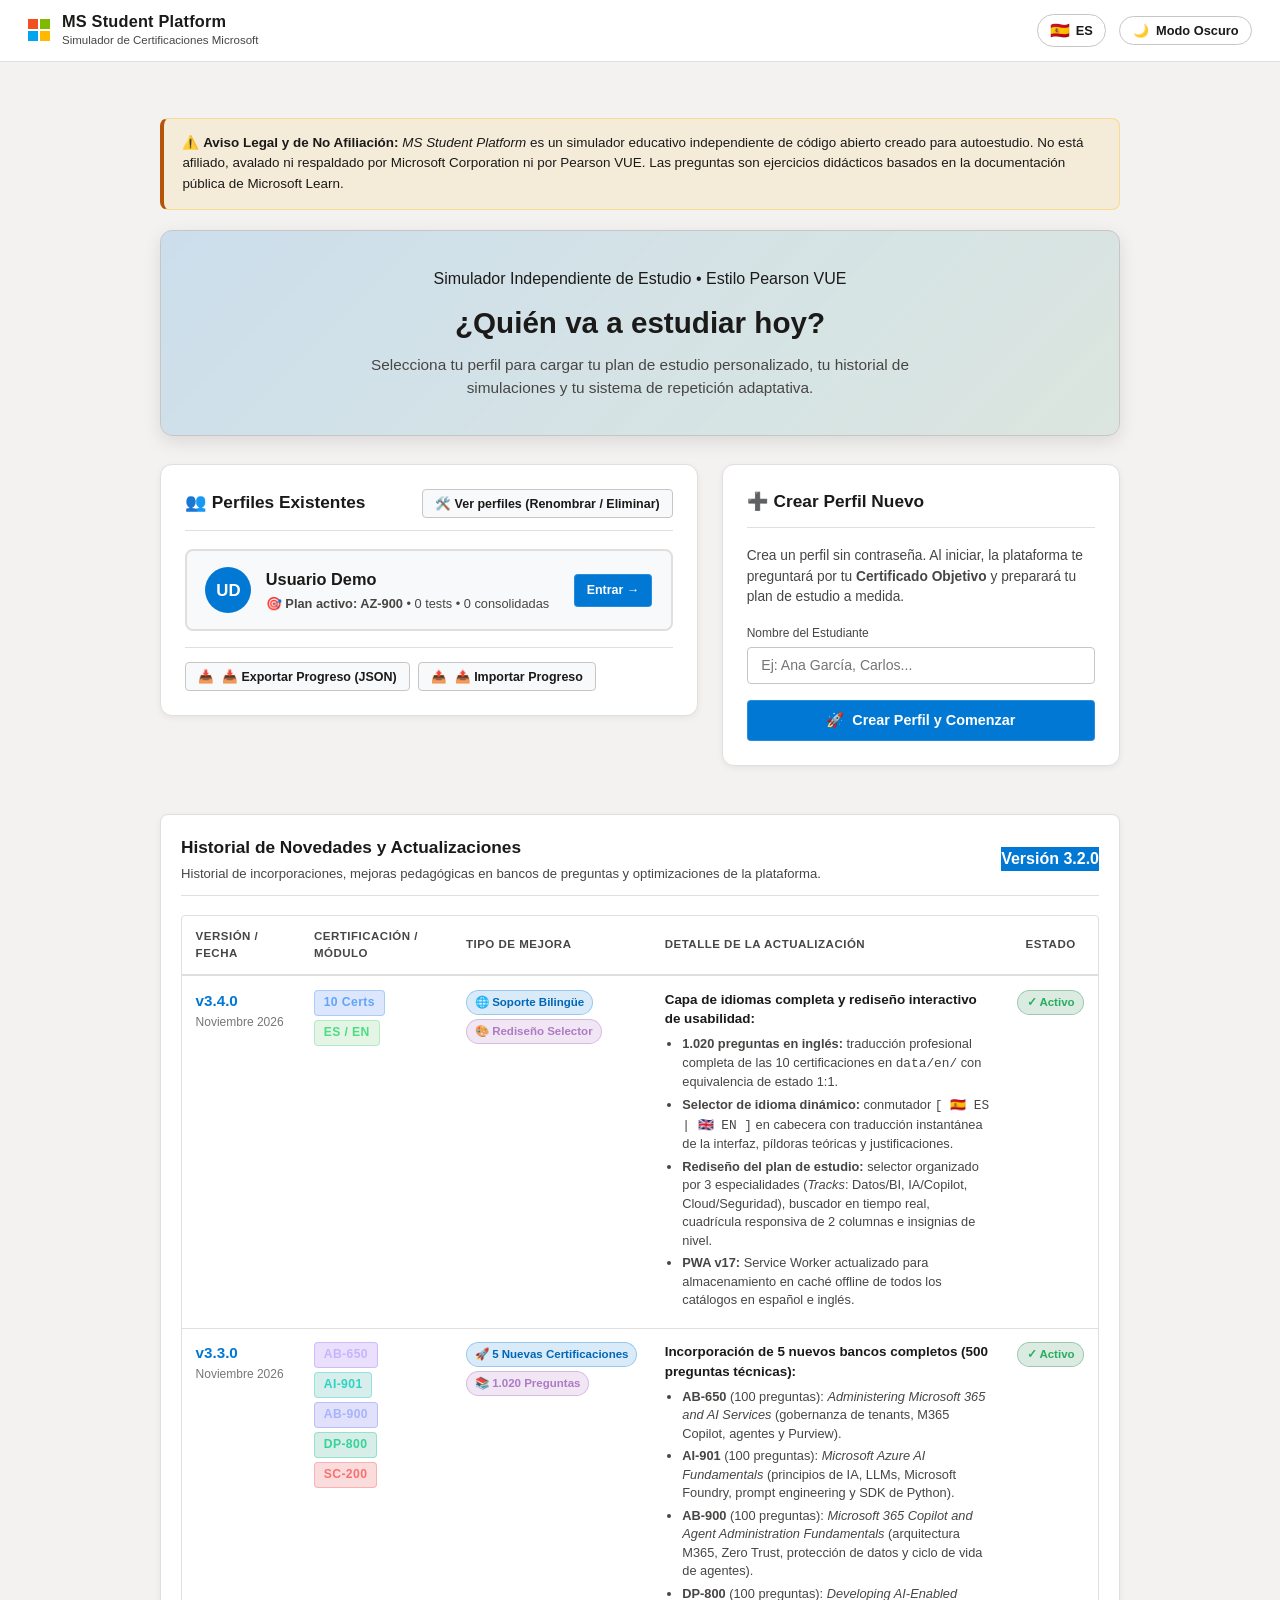
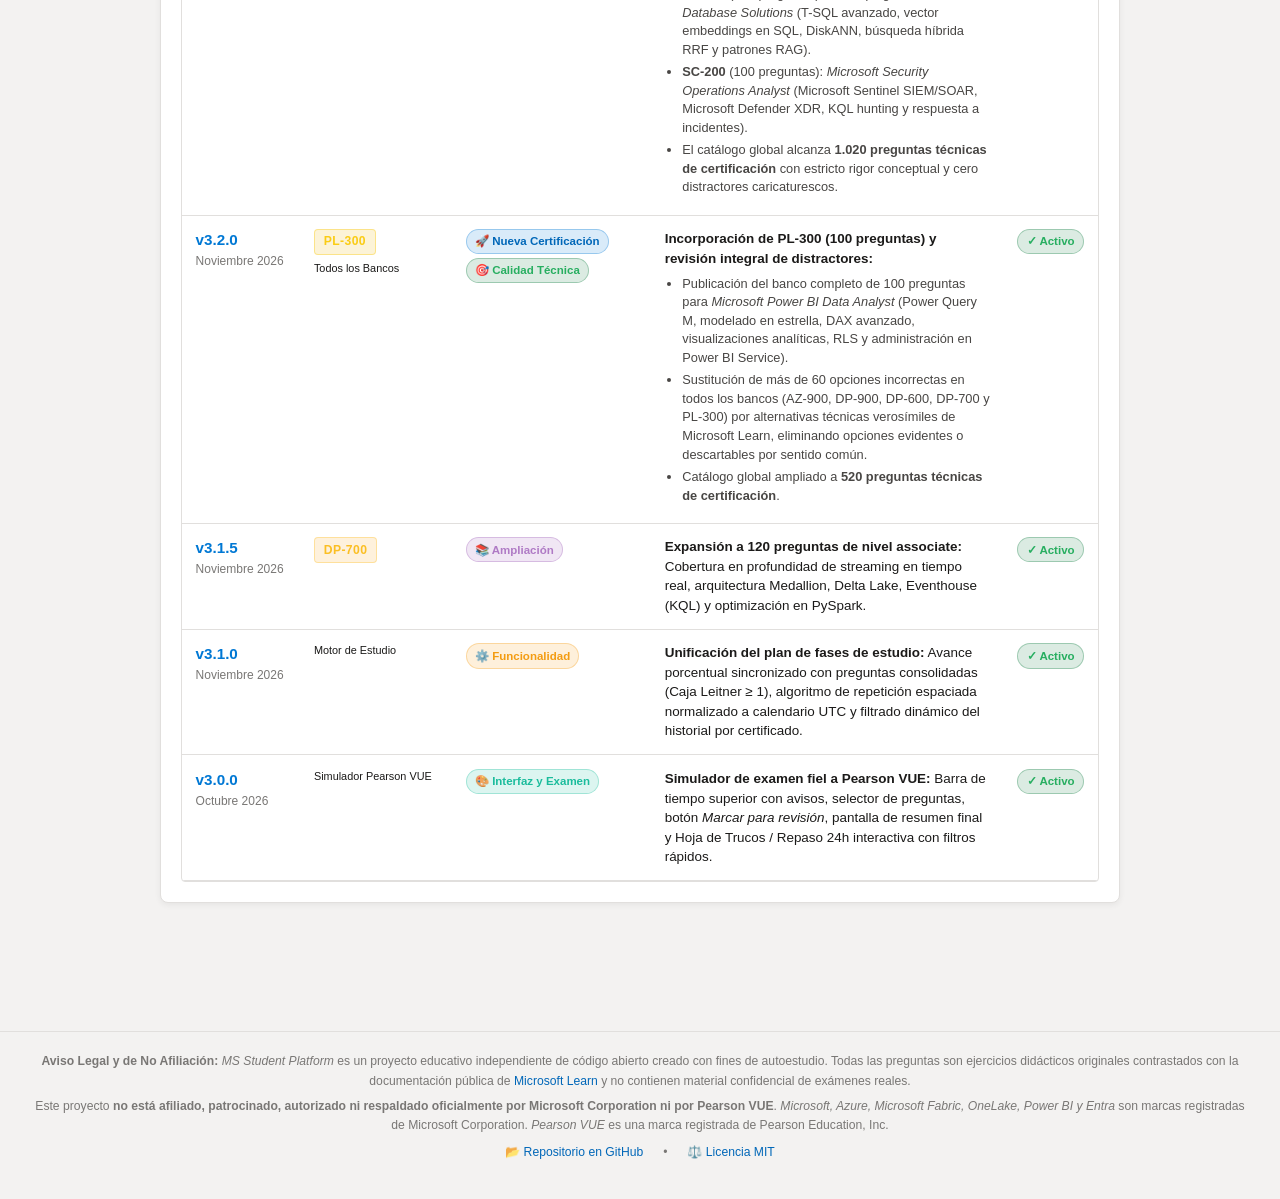
<file: index.html>
<!DOCTYPE html>
<html lang="es" class="light">
<head>
  <!-- Google tag (gtag.js) -->
  <script async src="https://www.googletagmanager.com/gtag/js?id=G-SKPB90WCM3"></script>
  <script>
    window.dataLayer = window.dataLayer || [];
    function gtag(){dataLayer.push(arguments);}
    gtag('js', new Date());

    gtag('config', 'G-SKPB90WCM3');
  </script>
  <meta charset="UTF-8" />
  <meta name="viewport" content="width=device-width, initial-scale=1.0, maximum-scale=5.0, viewport-fit=cover" />
  <title>MS Student Platform — Microsoft Certification Simulator (1.020 Preguntas • 10 Certificaciones)</title>
  
  <meta name="description" content="Simulador adaptativo de certificaciones Microsoft Cloud, Data, AI y Security (AZ-900, DP-900, DP-600, DP-700, PL-300, AB-650, AI-901, AB-900, DP-800, SC-200) con 1.020 preguntas, repetición espaciada y modo examen." />
  
  <!-- Open Graph / Facebook -->
  <meta property="og:type" content="website" />
  <meta property="og:url" content="https://joangranell.github.io/MS-Student-Platform/" />
  <meta property="og:title" content="MS Student Platform — Simulador de Certificaciones Microsoft" />
  <meta property="og:description" content="Simulador adaptativo con estilo Pearson VUE, repetición espaciada Leitner, hoja de trucos y 1.020 preguntas técnicas para 10 certificaciones Microsoft." />
  <meta property="og:image" content="./icons/icon-512.png" />

  <!-- Twitter Card -->
  <meta name="twitter:card" content="summary" />
  <meta name="twitter:title" content="MS Student Platform — Simulador de Certificaciones Microsoft" />
  <meta name="twitter:description" content="Estudio adaptativo para 10 exámenes Microsoft (AZ, DP, PL, AB, AI, SC) con 1.020 preguntas y hoja de trucos." />
  <meta name="twitter:image" content="./icons/icon-512.png" />
  
  <!-- PWA Meta Tags & Icons -->
  <link rel="manifest" href="./manifest.json" />
  <meta name="theme-color" content="#0078d4" />
  <meta name="apple-mobile-web-app-capable" content="yes" />
  <meta name="apple-mobile-web-app-status-bar-style" content="default" />
  <meta name="apple-mobile-web-app-title" content="MS Platform" />
  <link rel="icon" type="image/png" sizes="192x192" href="./icons/icon-192.png" />
  <link rel="apple-touch-icon" href="./icons/icon-192.png" />
  
  <link rel="stylesheet" href="./css/variables.css" />
  <link rel="stylesheet" href="./css/main.css" />
  <link rel="stylesheet" href="./css/exam-vue.css" />
</head>
<body>

  <!-- ========================================================================
       Top Header Bar (Microsoft Learn / Fluent Dark & Light)
       ======================================================================== -->
  <header class="app-header">
    <div class="header-left">
      <div class="brand-link" id="brand-home-link" title="Ir al inicio">
        <div class="ms-squares">
          <span></span><span></span><span></span><span></span>
        </div>
        <div class="brand-text-wrap">
          <span class="brand-name">MS Student Platform</span>
          <span class="brand-subtitle" data-i18n="brandSubtitle">Microsoft Certification Simulator</span>
        </div>
      </div>
    </div>

    <div class="header-right">
      <!-- PWA Install Button (Prompted when available) -->
      <button type="button" class="header-install-btn hidden" id="btn-pwa-install" title="Instalar la app en tu teléfono o PC">
        📲 <span>Instalar App</span>
      </button>

      <!-- Language Switcher (ES / EN) -->
      <button type="button" class="lang-toggle-btn" id="btn-lang-toggle" title="Cambiar idioma a Inglés (English)">
        <span style="font-size:1rem;">🇪🇸</span> <span>ES</span>
      </button>

      <!-- Dark / Light Mode Toggle -->
      <button type="button" class="theme-toggle-btn" id="btn-theme-toggle" title="Alternar entre Modo Oscuro y Modo Claro">
        ☀️ <span>Modo Claro</span>
      </button>

      <!-- Cheat Sheet / 24h Review Quick Button -->
      <button type="button" class="header-cheat-btn hidden" id="btn-header-cheatsheet" title="Hoja de Trucos & Repaso Rápido 24h">
        ⚡ <span data-i18n="cheatSheet">Hoja de Trucos</span>
      </button>

      <!-- Active Profile Pill (Hidden on Login screen, switches back to Login/Profile Picker) -->
      <button type="button" class="profile-trigger hidden" id="btn-open-profiles" title="Cambiar de perfil o cerrar sesión">
        <span class="avatar-circle" id="header-profile-avatar">UD</span>
        <span class="profile-meta">
          <span class="profile-name" id="header-profile-name">Usuario Demo</span>
          <span class="profile-role" id="header-profile-role">Plan: AZ-900</span>
        </span>
        <span style="font-size: 0.75rem; color: var(--text-secondary); margin-left: 0.25rem;">⇄</span>
      </button>
    </div>
  </header>

  <!-- Global Application Error / file:// CORS Banner -->
  <div id="app-load-error-banner" class="app-error-banner hidden">
    <div class="error-banner-content">
      <span>⚠️ <strong>Error al cargar el banco de preguntas:</strong> Si has abierto la aplicación con doble clic directo (<code>file://</code>), los navegadores bloquean la lectura de archivos JSON locales por política de seguridad (CORS). Ejecuta <code>node server.js</code> o haz doble clic en <code>iniciar-plataforma.bat</code>.</span>
      <button type="button" class="btn btn-warning-solid btn-sm" id="btn-retry-catalog-load">🔄 Reintentar carga</button>
    </div>
  </div>

  <!-- ========================================================================
       Main SPA Container
       ======================================================================== -->
  <main class="main-container">

    <!-- ======================================================================
         VIEW 0: START / LOGIN SCREEN (Profile Selector, Create & Manage)
         ====================================================================== -->
    <section id="view-login">
      <div class="login-screen-wrapper">
        <div class="non-affiliation-callout">
          ⚠️ <strong>Aviso Legal y de No Afiliación:</strong> <em>MS Student Platform</em> es un simulador educativo independiente de código abierto creado para autoestudio. No está afiliado, avalado ni respaldado por Microsoft Corporation ni por Pearson VUE. Las preguntas son ejercicios didácticos basados en la documentación pública de Microsoft Learn.
        </div>

        <div class="login-hero-box">
          <div style="display:inline-flex; align-items:center; gap:0.5rem; margin-bottom:0.65rem;">
            <span class="badge" data-i18n="heroBadge">Simulador Independiente de Estudio • Estilo Pearson VUE</span>
          </div>
          <h1 data-i18n="heroTitle">¿Quién va a estudiar hoy?</h1>
          <p>
            Selecciona tu perfil para cargar tu plan de estudio personalizado, tu historial de simulaciones y tu sistema de repetición adaptativa.
          </p>
        </div>

        <div class="login-columns">
          <!-- Left: Existing Profiles Selector + "Ver perfiles" Manager -->
          <div class="panel-card">
            <div class="panel-header">
              <h2 class="panel-title" data-i18n="existingProfiles">👥 Perfiles Existentes</h2>
              <button type="button" class="btn btn-secondary btn-sm" id="btn-toggle-manage-profiles">
                🛠️ Ver perfiles (Renombrar / Eliminar)
              </button>
            </div>

            <div class="login-profiles-grid" id="login-profiles-list"></div>

            <div style="display:flex; gap:0.5rem; margin-top:1rem; flex-wrap:wrap; border-top:1px solid var(--border-subtle); padding-top:0.85rem;">
              <button type="button" class="btn btn-secondary btn-sm" id="btn-export-progress" title="Exportar una copia de seguridad en JSON de tus perfiles y progreso">
                📥 <span data-i18n="exportProgress">Exportar Progreso (JSON)</span>
              </button>
              <button type="button" class="btn btn-secondary btn-sm" id="btn-import-progress-trigger" title="Restaurar o importar progreso desde un archivo JSON">
                📤 <span data-i18n="importProgress">Importar Progreso</span>
              </button>
              <input type="file" id="input-import-progress" accept=".json,application/json" class="hidden" />
            </div>
          </div>

          <!-- Right: Create New Profile -->
          <div class="panel-card">
            <div class="panel-header">
              <h2 class="panel-title" data-i18n="createNewProfile">➕ Crear Perfil Nuevo</h2>
            </div>
            <p style="font-size:0.86rem; color:var(--text-secondary); margin-bottom:1rem;">
              Crea un perfil sin contraseña. Al iniciar, la plataforma te preguntará por tu <strong>Certificado Objetivo</strong> y preparará tu plan de estudio a medida.
            </p>
            <form id="form-login-create-profile">
              <div style="margin-bottom:1rem;">
                <label class="form-label" for="input-login-new-name" data-i18n="studentName">Nombre o Alias del Estudiante</label>
                <input
                  type="text"
                  id="input-login-new-name"
                  class="form-input"
                  placeholder="Ej. Alex Data, Laura Fabric..." data-i18n-placeholder="studentNamePlaceholder"
                  required
                  maxlength="32"
                />
              </div>
              <button type="submit" class="btn btn-primary" style="width:100%;">
                🚀 <span data-i18n="createAndStart">Crear Perfil y Configurar Plan de Estudio</span>
              </button>
            </form>
          </div>
        </div>

        <!-- Novedades y Registro de Actualizaciones (Changelog) -->
        <div class="panel-card login-changelog-card">
          <div class="panel-header">
            <div>
              <h2 class="panel-title" data-i18n="versionHistoryTitle">📢 Novedades y Registro de Actualizaciones</h2>
              <p class="panel-subtitle" style="font-size:0.82rem; color:var(--text-secondary); margin-top:0.2rem;">
                Historial de incorporaciones, mejoras pedagógicas en bancos de preguntas y optimizaciones de la plataforma.
              </p>
            </div>
            <span class="badge" style="background:var(--color-primary, #0078d4); color:#ffffff; font-weight:700;">Versión 3.2.0</span>
          </div>

          <div class="changelog-table-wrapper">
            <table class="changelog-table">
              <thead>
                <tr>
                  <th style="min-width:115px;">Versión / Fecha</th>
                  <th style="min-width:145px;">Certificación / Módulo</th>
                  <th style="min-width:140px;">Tipo de Mejora</th>
                  <th>Detalle de la Actualización</th>
                  <th style="min-width:85px; text-align:center;">Estado</th>
                </tr>
              </thead>
              <tbody>
                <tr>
                  <td>
                    <strong class="changelog-version">v3.4.0</strong><br>
                    <small class="changelog-date">Noviembre 2026</small>
                  </td>
                  <td>
                    <div class="changelog-tags" style="display:flex; flex-wrap:wrap; gap:0.25rem;">
                      <span class="cert-code-badge az900">10 Certs</span>
                      <span class="cert-code-badge dp600">ES / EN</span>
                    </div>
                  </td>
                  <td>
                    <span class="changelog-type-pill new">🌐 Soporte Bilingüe</span><br>
                    <span class="changelog-type-pill expansion" style="margin-top:0.25rem;">🎨 Rediseño Selector</span>
                  </td>
                  <td class="changelog-desc">
                    <strong>Capa de idiomas completa y rediseño interactivo de usabilidad:</strong>
                    <ul class="changelog-list">
                      <li><strong>1.020 preguntas en inglés:</strong> traducción profesional completa de las 10 certificaciones en <code>data/en/</code> con equivalencia de estado 1:1.</li>
                      <li><strong>Selector de idioma dinámico:</strong> conmutador <code>[ 🇪🇸 ES | 🇬🇧 EN ]</code> en cabecera con traducción instantánea de la interfaz, píldoras teóricas y justificaciones.</li>
                      <li><strong>Rediseño del plan de estudio:</strong> selector organizado por 3 especialidades (<em>Tracks</em>: Datos/BI, IA/Copilot, Cloud/Seguridad), buscador en tiempo real, cuadrícula responsiva de 2 columnas e insignias de nivel.</li>
                      <li><strong>PWA v17:</strong> Service Worker actualizado para almacenamiento en caché offline de todos los catálogos en español e inglés.</li>
                    </ul>
                  </td>
                  <td style="text-align:center;">
                    <span class="status-badge-active">✓ Activo</span>
                  </td>
                </tr>
                <tr>
                  <td>
                    <strong class="changelog-version">v3.3.0</strong><br>
                    <small class="changelog-date">Noviembre 2026</small>
                  </td>
                  <td>
                    <div class="changelog-tags" style="display:flex; flex-wrap:wrap; gap:0.25rem;">
                      <span class="cert-code-badge ab650">AB-650</span>
                      <span class="cert-code-badge ai901">AI-901</span>
                      <span class="cert-code-badge ab900">AB-900</span>
                      <span class="cert-code-badge dp800">DP-800</span>
                      <span class="cert-code-badge sc200">SC-200</span>
                    </div>
                  </td>
                  <td>
                    <span class="changelog-type-pill new">🚀 5 Nuevas Certificaciones</span><br>
                    <span class="changelog-type-pill expansion" style="margin-top:0.25rem;">📚 1.020 Preguntas</span>
                  </td>
                  <td class="changelog-desc">
                    <strong>Incorporación de 5 nuevos bancos completos (500 preguntas técnicas):</strong>
                    <ul class="changelog-list">
                      <li><strong>AB-650</strong> (100 preguntas): <em>Administering Microsoft 365 and AI Services</em> (gobernanza de tenants, M365 Copilot, agentes y Purview).</li>
                      <li><strong>AI-901</strong> (100 preguntas): <em>Microsoft Azure AI Fundamentals</em> (principios de IA, LLMs, Microsoft Foundry, prompt engineering y SDK de Python).</li>
                      <li><strong>AB-900</strong> (100 preguntas): <em>Microsoft 365 Copilot and Agent Administration Fundamentals</em> (arquitectura M365, Zero Trust, protección de datos y ciclo de vida de agentes).</li>
                      <li><strong>DP-800</strong> (100 preguntas): <em>Developing AI-Enabled Database Solutions</em> (T-SQL avanzado, vector embeddings en SQL, DiskANN, búsqueda híbrida RRF y patrones RAG).</li>
                      <li><strong>SC-200</strong> (100 preguntas): <em>Microsoft Security Operations Analyst</em> (Microsoft Sentinel SIEM/SOAR, Microsoft Defender XDR, KQL hunting y respuesta a incidentes).</li>
                      <li>El catálogo global alcanza <strong>1.020 preguntas técnicas de certificación</strong> con estricto rigor conceptual y cero distractores caricaturescos.</li>
                    </ul>
                  </td>
                  <td style="text-align:center;">
                    <span class="status-badge-active">✓ Activo</span>
                  </td>
                </tr>

                <tr>
                  <td>
                    <strong class="changelog-version">v3.2.0</strong><br>
                    <small class="changelog-date">Noviembre 2026</small>
                  </td>
                  <td>
                    <div class="changelog-tags">
                      <span class="cert-code-badge pl300">PL-300</span>
                      <span class="badge" style="font-size:0.68rem;">Todos los Bancos</span>
                    </div>
                  </td>
                  <td>
                    <span class="changelog-type-pill new">🚀 Nueva Certificación</span><br>
                    <span class="changelog-type-pill quality" style="margin-top:0.25rem;">🎯 Calidad Técnica</span>
                  </td>
                  <td class="changelog-desc">
                    <strong>Incorporación de PL-300 (100 preguntas) y revisión integral de distractores:</strong>
                    <ul class="changelog-list">
                      <li>Publicación del banco completo de 100 preguntas para <em>Microsoft Power BI Data Analyst</em> (Power Query M, modelado en estrella, DAX avanzado, visualizaciones analíticas, RLS y administración en Power BI Service).</li>
                      <li>Sustitución de más de 60 opciones incorrectas en todos los bancos (AZ-900, DP-900, DP-600, DP-700 y PL-300) por alternativas técnicas verosímiles de Microsoft Learn, eliminando opciones evidentes o descartables por sentido común.</li>
                      <li>Catálogo global ampliado a <strong>520 preguntas técnicas de certificación</strong>.</li>
                    </ul>
                  </td>
                  <td style="text-align:center;">
                    <span class="status-badge-active">✓ Activo</span>
                  </td>
                </tr>

                <tr>
                  <td>
                    <strong class="changelog-version">v3.1.5</strong><br>
                    <small class="changelog-date">Noviembre 2026</small>
                  </td>
                  <td>
                    <div class="changelog-tags">
                      <span class="cert-code-badge dp700">DP-700</span>
                    </div>
                  </td>
                  <td>
                    <span class="changelog-type-pill expansion">📚 Ampliación</span>
                  </td>
                  <td class="changelog-desc">
                    <strong>Expansión a 120 preguntas de nivel associate:</strong> Cobertura en profundidad de streaming en tiempo real, arquitectura Medallion, Delta Lake, Eventhouse (KQL) y optimización en PySpark.
                  </td>
                  <td style="text-align:center;">
                    <span class="status-badge-active">✓ Activo</span>
                  </td>
                </tr>

                <tr>
                  <td>
                    <strong class="changelog-version">v3.1.0</strong><br>
                    <small class="changelog-date">Noviembre 2026</small>
                  </td>
                  <td>
                    <div class="changelog-tags">
                      <span class="badge" style="font-size:0.68rem;">Motor de Estudio</span>
                    </div>
                  </td>
                  <td>
                    <span class="changelog-type-pill feature">⚙️ Funcionalidad</span>
                  </td>
                  <td class="changelog-desc">
                    <strong>Unificación del plan de fases de estudio:</strong> Avance porcentual sincronizado con preguntas consolidadas (Caja Leitner ≥ 1), algoritmo de repetición espaciada normalizado a calendario UTC y filtrado dinámico del historial por certificado.
                  </td>
                  <td style="text-align:center;">
                    <span class="status-badge-active">✓ Activo</span>
                  </td>
                </tr>

                <tr>
                  <td>
                    <strong class="changelog-version">v3.0.0</strong><br>
                    <small class="changelog-date">Octubre 2026</small>
                  </td>
                  <td>
                    <div class="changelog-tags">
                      <span class="badge" style="font-size:0.68rem;">Simulador Pearson VUE</span>
                    </div>
                  </td>
                  <td>
                    <span class="changelog-type-pill ui">🎨 Interfaz y Examen</span>
                  </td>
                  <td class="changelog-desc">
                    <strong>Simulador de examen fiel a Pearson VUE:</strong> Barra de tiempo superior con avisos, selector de preguntas, botón <em>Marcar para revisión</em>, pantalla de resumen final y Hoja de Trucos / Repaso 24h interactiva con filtros rápidos.
                  </td>
                  <td style="text-align:center;">
                    <span class="status-badge-active">✓ Activo</span>
                  </td>
                </tr>
              </tbody>
            </table>
          </div>
        </div>
      </div>
    </section>

    <!-- ======================================================================
         VIEW 1: DASHBOARD, STUDY PLAN & SESSION CONFIGURATOR
         ====================================================================== -->
    <section id="view-dashboard" class="hidden">
      <!-- Welcome & Active Profile KPIs -->
      <div class="dashboard-hero">
        <div class="hero-info">
          <h1>Hola, <span id="hero-profile-name">Usuario Demo</span> 👋</h1>
          <p>
            Simulador adaptativo conectado a <strong>Microsoft Learn</strong> con entorno de examen <strong>Pearson VUE</strong> (opción única, selección múltiple y casos de estudio con pestañas).
          </p>
        </div>

        <div class="hero-kpis">
          <div class="kpi-box">
            <span class="kpi-value" id="kpi-attempts">0</span>
            <span class="kpi-label">Simulaciones</span>
          </div>
          <div class="kpi-box">
            <span class="kpi-value" id="kpi-avg-score">—</span>
            <span class="kpi-label">Score Medio</span>
          </div>
          <div class="kpi-box">
            <span class="kpi-value" id="kpi-pass-rate">—</span>
            <span class="kpi-label">Tasa Aprobado</span>
          </div>
          <div class="kpi-box">
            <span class="kpi-value" id="kpi-mastered-bank" style="color: var(--success);">0</span>
            <span class="kpi-label">Consolidadas</span>
          </div>
          <div class="kpi-box">
            <span class="kpi-value" id="kpi-failed-bank" style="color: var(--danger);">0</span>
            <span class="kpi-label">Falladas</span>
          </div>
        </div>
      </div>

      <!-- Card Principal: Repaso de Hoy (Leitner Espaciado) -->
      <div class="today-review-card" id="today-review-card">
        <div class="today-review-left">
          <div class="today-review-badge">🧠 REPASO ESPACIADO DE HOY</div>
          <h2 id="today-review-headline">Tienes <span id="today-due-count">0</span> preguntas pendientes de repaso</h2>
          <p id="today-review-desc">El algoritmo espaciado de Leitner selecciona preguntas según tu curva de olvido y fallos recientes.</p>
          <div class="today-kpis-row">
            <span class="today-kpi-pill">🔥 Racha de estudio: <strong id="today-streak-days">0 días</strong></span>
            <span class="today-kpi-pill">🏆 Consolidadas esta semana: <strong id="today-mastered-week">0</strong></span>
          </div>
        </div>
        <div class="today-review-actions">
          <button type="button" class="btn btn-primary" id="btn-start-today-review" style="font-size:1rem; padding:0.85rem 1.4rem;">
            ▶ Iniciar Repaso de Hoy (<span id="btn-today-due-count">0</span>)
          </button>
          <button type="button" class="btn btn-secondary btn-sm" id="btn-quick-continue-plan">
            🗺️ Continuar Plan de Estudio: <span id="plan-next-phase-name">Fase 1</span>
          </button>
        </div>
      </div>

      <!-- Personalized 4-Phase Study Plan for Target Certification -->
      <div id="study-plan-container"></div>

      <!-- 24h Express Review / Cheat Sheet Banner -->
      <div class="cheatsheet-banner-card">
        <div class="cheatsheet-banner-info">
          <div class="cheatsheet-banner-badge">⚡ REPASO EXPRESS 24H PRE-EXAMEN</div>
          <h3>Hoja de Trucos &amp; Píldoras Teóricas de Certificación</h3>
          <p>
            Repasa en minutos los 300 conceptos clave, arquitecturas esenciales y las trampas frecuentes de Pearson VUE verificadas con Microsoft Learn.
          </p>
        </div>
        <div class="cheatsheet-banner-cta">
          <button type="button" class="btn btn-warning-solid" id="btn-dashboard-cheatsheet">
            ⚡ Abrir Hoja de Trucos (300 Píldoras)
          </button>
        </div>
      </div>

      <!-- Two-Column Layout -->
      <div class="dashboard-grid">

        <!-- Left Column: Test Configurator & Knowledge Heatmap -->
        <div>
          <div class="panel-card">
            <div class="panel-header">
              <h2 class="panel-title">⚙️ Configurar Sesión Libre de Entrenamiento o Examen</h2>
              <span style="font-size: 0.78rem; color: var(--text-secondary);">Corte de referencia: 700 / 1000 pts (70%)</span>
            </div>

            <!-- Step 1: Active Target Certification -->
            <div class="step-label" style="display:flex; justify-content:space-between; align-items:center;">
              <span>1. Certificación Objetivo de la Sesión</span>
              <button type="button" class="btn btn-secondary btn-sm" id="btn-configurator-change-cert" style="font-size:0.75rem; padding:0.25rem 0.65rem;">
                🎯 Cambiar Objetivo
              </button>
            </div>
            <div id="configurator-target-cert-container" class="cert-cards-grid" style="grid-template-columns:1fr; margin-bottom:1.25rem;"></div>

            <!-- Step 2: Primary Study & Exam Pathways (Simplified 3 options + collapsible) -->
            <span class="step-label">2. Elige tu Enfoque de Sesión</span>
            <div class="mode-switch-grid">
              <div class="mode-box selected" data-session-choice="adaptive" data-mode="study" data-submode="adaptive">
                <div class="mode-box-title">🧠 Repaso Inteligente (Leitner)</div>
                <div class="mode-box-desc">
                  Prioriza preguntas vencidas por repetición espaciada, fallos activos y refuerzo de temas débiles.
                </div>
              </div>

              <div class="mode-box" data-session-choice="domain" data-mode="study" data-submode="domain">
                <div class="mode-box-title">🎯 Por Dominio Temático</div>
                <div class="mode-box-desc">
                  Entrena un bloque específico de la guía de habilidades (Skills Measured) a tu ritmo.
                </div>
              </div>

              <div class="mode-box" data-session-choice="exam" data-mode="exam" data-submode="all_study">
                <div class="mode-box-title">🏛️ Simulacro de Examen</div>
                <div class="mode-box-desc">
                  Simulacro cronometrado estilo Pearson VUE con estimación orientativa 100–1000 pts.
                </div>
              </div>
            </div>

            <!-- Dynamic Domain Dropdown (when domain is active) -->
            <div id="domain-select-wrap" class="domain-select-wrap hidden" style="margin-top:0.85rem;">
              <label class="form-label" for="domain-select">Selecciona el Dominio Temático a entrenar:</label>
              <select id="domain-select" class="form-select"></select>
            </div>

            <!-- More Specialized Options Collapsible -->
            <details class="more-study-options" id="more-study-options">
              <summary>⚙️ Más opciones de estudio especializado</summary>
              <div class="submodes-grid" style="margin-top:0.65rem;">
                <div class="submode-item" data-submode="code" data-mode="study">
                  <span class="submode-name">💻 Preguntas de código (SQL/DAX/KQL/PySpark)</span>
                  <span class="submode-hint">Exclusivo de preguntas con sintaxis y fragmentos de código.</span>
                </div>

                <div class="submode-item" data-submode="hardcore" data-mode="study">
                  <span class="submode-name">🔴 Preguntas difíciles (Casos y Troubleshooting)</span>
                  <span class="submode-hint">Preguntas complejas de arquitectura, límites técnicos y escenarios.</span>
                </div>

                <div class="submode-item" data-submode="basic" data-mode="study">
                  <span class="submode-name">🟢 Fundamentos básicos (Conceptos y Arquitectura)</span>
                  <span class="submode-hint">Ideal para afianzar arquitectura base y definiciones clave.</span>
                </div>

                <div class="submode-item" data-submode="failed" data-mode="study">
                  <span class="submode-name">🩺 Clínica de Fallos ("Redención")</span>
                  <span class="submode-hint">Exclusivamente preguntas que tu perfil tiene pendientes de consolidar en Caja 0.</span>
                </div>
              </div>
            </details>

            <!-- Step 3: Number of Questions -->
            <span class="step-label">3. Cantidad de Preguntas del Test</span>
            <div class="count-pills">
              <button type="button" class="count-pill" data-count="5">5 Preguntas (Sprint)</button>
              <button type="button" class="count-pill selected" data-count="10">10 Preguntas</button>
              <button type="button" class="count-pill" data-count="25">25 Preguntas</button>
              <button type="button" class="count-pill" data-count="45">45 Preguntas (Simulacro Completo)</button>
              <button type="button" class="count-pill" data-count="ALL">Todas las disponibles</button>
            </div>

            <!-- Launch Footer -->
            <div class="launch-bar">
              <span class="available-counter">
                Preguntas disponibles con este filtro: <strong id="eligible-questions-count">0</strong>
              </span>
              <button type="button" class="btn btn-primary" id="btn-start-session">
                🚀 Iniciar Modo Examen
              </button>
            </div>
          </div>

          <!-- Visual Knowledge Heatmap with Official MS Learn Topic Logos -->
          <div class="panel-card">
            <div class="panel-header">
              <h3 class="panel-title">🗺️ Mapa de Conocimientos por Tecnología de MS Learn</h3>
              <span style="font-size:0.76rem; color:var(--text-secondary);">Haz clic en cualquier tema para entrenarlo de forma adaptativa</span>
            </div>
            <div class="heatmap-grid" id="knowledge-heatmap-grid"></div>
          </div>
        </div>

        <!-- Right Column: Failed Questions Generator, Domain Mastery & History -->
        <div>
          <!-- Exclusive Failed Questions Test Generator -->
          <div class="failed-clinic-banner">
            <div class="failed-clinic-top">
              <strong style="font-size: 0.96rem;">🩺 Repetición de Preguntas Falladas</strong>
              <span class="failed-badge-count" id="failed-clinic-count">0 por consolidar</span>
            </div>
            <p style="font-size: 0.82rem;">
              Las preguntas que fallas entran en la <strong>Caja 0 de Repetición</strong> hasta que las aciertas de forma consistente. Lanza aquí un test directo sobre tus fallos activos.
            </p>
            <button type="button" class="btn btn-danger-outline" id="btn-launch-failed-test" disabled>
              ⚡ Generar Test Exclusivo de Preguntas Falladas
            </button>
          </div>

          <!-- Domain Mastery Breakdown -->
          <div class="panel-card">
            <div class="panel-header">
              <h3 class="panel-title">📊 Rendimiento por Dominio Temático</h3>
            </div>
            <div class="domain-progress-list" id="domain-mastery-list"></div>
          </div>

          <!-- Recent History -->
          <div class="panel-card">
            <div class="panel-header" style="flex-wrap:wrap; gap:0.5rem;">
              <div>
                <h3 class="panel-title">🕒 Historial de Tests por Certificado</h3>
                <span id="history-header-subtitle" style="font-size:0.75rem; color:var(--text-secondary); display:block; margin-top:0.15rem;"></span>
              </div>
              <button type="button" class="btn btn-secondary btn-sm" id="btn-clear-history">
                Reiniciar progreso
              </button>
            </div>
            <div id="history-cert-filters" style="display:flex; gap:0.4rem; margin-bottom:0.85rem; flex-wrap:wrap;"></div>
            <div class="history-list" id="history-list-container"></div>
          </div>
        </div>

      </div>
    </section>

    <!-- ======================================================================
         VIEW 2: PEARSON VUE EXAM / STUDY RUNNER
         ====================================================================== -->
    <section id="view-exam" class="hidden">
      <div class="exam-viewport">
        <!-- Pearson VUE Official Top Bar -->
        <div class="vue-header">
          <div class="vue-exam-title">
            <span id="vue-exam-title-text">DP-600 — Microsoft Certification Simulator</span>
            <span class="vue-mode-tag" id="vue-mode-tag">MODO EXAMEN (SIMULACRO)</span>
          </div>
          <div class="vue-header-right">
            <span class="vue-timer" id="vue-timer-display">⏱ Tiempo Restante: 00:15:00</span>
            <span id="vue-question-counter">Pregunta 1 de 10</span>
          </div>
        </div>

        <!-- Pearson VUE Sub-bar -->
        <div class="vue-subbar">
          <div class="vue-subbar-left">
            <label class="vue-check-label" title="Marca esta pregunta para revisarla antes de entregar el examen">
              <input type="checkbox" id="vue-mark-review-checkbox" />
              <span>🚩 Marcar para revisión (Mark for Review)</span>
            </label>
            <button type="button" class="vue-bookmark-btn" id="vue-bookmark-btn">
              ☆ Guardar Favorita
            </button>
            <button type="button" class="vue-bookmark-btn hidden" id="vue-btn-saber-mas-top" style="background:rgba(0,120,212,0.35); border-color:#58a6ff;">
              📚 Saber más (Teoría y MS Learn)
            </button>
            <button type="button" class="vue-bookmark-btn" id="vue-btn-report-error-top" title="Reportar un error o errata en esta pregunta">
              ⚠️ Reportar error
            </button>
          </div>
          <div class="vue-subbar-right">
            <span id="vue-candidate-name">Candidato: —</span>
            <span style="opacity:0.65;">|</span>
            <span style="color:#bfdbfe;">Tip: Clic derecho en una opción para tacharla</span>
          </div>
        </div>

        <!-- Question Body Area -->
        <div class="vue-content-area">
          <div class="question-meta-row" id="vue-question-meta"></div>

          <div id="vue-case-study-box" class="case-study-box hidden">
            <div class="case-study-header">
              <span>📋 Caso de Estudio / Escenario de Arquitectura (Pearson VUE)</span>
            </div>
            <div id="vue-case-tabs-bar" class="case-study-tabs-bar hidden"></div>
            <div class="case-study-text" id="vue-case-study-text"></div>
          </div>

          <div class="question-stem" id="vue-question-stem"></div>

          <div id="vue-multi-select-banner" class="multi-select-banner hidden"></div>

          <div id="vue-code-box" class="code-snippet-block hidden">
            <div class="code-snippet-header" id="vue-code-lang">SQL</div>
            <pre id="vue-code-content"></pre>
          </div>

          <div class="options-container" id="vue-options-container"></div>

          <div id="vue-study-feedback" class="study-feedback-panel hidden"></div>
        </div>

        <!-- Pearson VUE Bottom Action Bar -->
        <div class="vue-footer">
          <div class="vue-nav-group">
            <button type="button" class="vue-btn" id="vue-btn-abort" style="background:#374151; border-color:#6b7280;">
              <span data-i18n="backToDashboardBtn">✕ Salir al Dashboard</span>
            </button>
            <button type="button" class="vue-btn" id="vue-btn-prev">
              <span data-i18n="previousBtn">← Anterior</span>
            </button>
            <button type="button" class="vue-btn vue-btn-check hidden" id="vue-btn-check-study">
              <span data-i18n="checkAnswerBtn">💡 Comprobar Respuesta</span>
            </button>
            <button type="button" class="vue-btn" id="vue-btn-next">
              <span data-i18n="nextBtn">Siguiente →</span>
            </button>
          </div>

          <div class="vue-nav-group">
            <button type="button" class="vue-btn" id="vue-btn-review-grid">
              <span data-i18n="reviewQuestionsModal">▦ Pantalla de Revisión</span>
            </button>
            <button type="button" class="vue-btn vue-btn-finish" id="vue-btn-finish-now">
              <span data-i18n="finishAndGrade">✓ Finalizar y Calificar</span>
            </button>
          </div>
        </div>
      </div>
    </section>

    <!-- ======================================================================
         VIEW 3: RESULTS & EXPANDABLE QUESTION REVIEW
         ====================================================================== -->
    <section id="view-results" class="hidden">
      <div class="results-disclaimer">
        ⚠️ <strong>Aviso sobre la puntuación:</strong> La puntuación mostrada es una <strong>estimación orientativa (100–1000 pts)</strong>. Los exámenes reales de Microsoft emplean puntuaciones escaladas psicométricas no lineales según la dificultad individual de cada ítem. El porcentaje de acierto por dominio es el indicador más fiable de tu preparación real.
      </div>

      <div id="results-rush-alert" class="hidden"></div>

      <div class="results-banner" id="results-summary-banner">
        <div>
          <span class="step-label" style="margin-top:0;">Informe de Resultados (Simulacro)</span>
          <div class="score-display-row">
            <div class="scaled-score-circle" id="results-score-circle">
              <span class="scaled-number" id="results-scaled-number">780</span>
              <span class="scaled-sub">pts (orientativo)</span>
            </div>
            <div>
              <div style="margin-bottom: 0.6rem;">
                <span class="score-pill pass" id="results-pass-status">APROBADO</span>
              </div>
              <p id="results-subtitle-meta" style="font-size: 0.9rem; color: var(--text-secondary); margin-bottom: 0.9rem;"></p>
              <div id="results-cert-meta" class="cert-meta-badges" style="margin-bottom: 0.9rem;"></div>
              <div style="display:flex; gap:0.65rem; flex-wrap:wrap;">
                <button type="button" class="btn btn-primary btn-sm" id="btn-back-dashboard">
                  <span data-i18n="backToPanelBtn">← Volver al Dashboard</span>
                </button>
                <button type="button" class="btn btn-secondary btn-sm" id="btn-results-open-cheatsheet">
                  ⚡ Repasar Conceptos en Hoja de Trucos
                </button>
                <button type="button" class="btn btn-danger-outline btn-sm" id="btn-repeat-attempt-failed">
                  🔁 Repetir las preguntas falladas de este test
                </button>
              </div>
            </div>
          </div>
        </div>

        <div>
          <span class="step-label" style="margin-top:0;">Desglose Visual por Dominios Evaluados</span>
          <div class="breakdown-bars" id="results-domain-breakdown"></div>
        </div>
      </div>

      <!-- Review Filter Tabs & Expand Controls -->
      <div style="display:flex; justify-content:space-between; align-items:center; flex-wrap:wrap; gap:1rem; margin-bottom:1rem;">
        <div class="review-tabs" style="margin-bottom:0;">
          <button type="button" class="review-tab active" data-review-filter="FAILED">
            ❌ Preguntas Falladas / En Blanco <span class="tab-count">(0)</span>
          </button>
          <button type="button" class="review-tab" data-review-filter="ALL">
            📋 Todas las Preguntas <span class="tab-count">(0)</span>
          </button>
          <button type="button" class="review-tab" data-review-filter="PASSED">
            ✅ Acertadas <span class="tab-count">(0)</span>
          </button>
          <button type="button" class="review-tab" data-review-filter="FLAGGED">
            🚩 Marcadas para Revisión <span class="tab-count">(0)</span>
          </button>
        </div>

        <button type="button" class="btn btn-secondary btn-sm" id="btn-expand-all-review">
          ▾ Expandir todas las explicaciones
        </button>
      </div>

      <!-- Expandable Review Cards -->
      <div class="review-accordion-list" id="results-review-accordion"></div>
    </section>

    <!-- ======================================================================
         VIEW 4: HOJA DE TRUCOS / REPASO RÁPIDO 24H (CHEAT SHEET)
         ====================================================================== -->
    <section id="view-cheatsheet" class="hidden">
      <div class="cheatsheet-header-banner">
        <div class="cheatsheet-header-left">
          <button type="button" class="btn btn-secondary btn-sm" id="btn-cheatsheet-back">
            ← Volver al Dashboard
          </button>
          <div class="cheatsheet-title-wrap">
            <h1 data-i18n="cheatSheetTitle">⚡ Hoja de Trucos &amp; Repaso Rápido 24h</h1>
            <p>
              <span data-i18n="cheatSheetSubtitle">Píldoras teóricas condensadas, trampas de examen y enlaces de referencia a Microsoft Learn ordenados para repaso intensivo previo a la certificación.</span>
            </p>
          </div>
        </div>
        <div class="cheatsheet-header-right">
          <button type="button" class="btn btn-secondary btn-sm" id="btn-cheatsheet-toggle-all">
            <span data-i18n="expandAll">↕️ Colapsar / Expandir Todo</span>
          </button>
        </div>
      </div>

      <!-- Controls & Filter Toolbar -->
      <div class="panel-card cheatsheet-toolbar">
        <!-- Certification Selector -->
        <div class="cheatsheet-filter-group">
          <span class="step-label" style="margin-top:0;">1. Selecciona la Certificación:</span>
          <div class="cheatsheet-cert-pills" id="cheatsheet-cert-pills">
            <button type="button" class="count-pill selected" data-cs-cert="ALL">Todas las Certificaciones (300)</button>
            <button type="button" class="count-pill" data-cs-cert="AZ-900">AZ-900 (100)</button>
            <button type="button" class="count-pill" data-cs-cert="DP-900">DP-900 (80)</button>
            <button type="button" class="count-pill" data-cs-cert="DP-600">DP-600 (60)</button>
            <button type="button" class="count-pill" data-cs-cert="DP-700">DP-700 (60)</button>
          </div>
        </div>

        <!-- Search Bar & Domain Selector -->
        <div class="cheatsheet-search-row">
          <div class="cheatsheet-search-box">
            <span class="search-icon">🔍</span>
            <input
              type="text"
              id="input-cheatsheet-search"
              class="form-input"
              placeholder="Buscar concepto, servicio, código o trampa (ej. SLA, Direct Lake, Entra ID, Cosmos DB...)" data-i18n-placeholder="searchPlaceholder"
            />
            <button type="button" class="search-clear-btn hidden" id="btn-cheatsheet-clear-search" title="Limpiar búsqueda">✕</button>
          </div>

          <div class="cheatsheet-domain-box">
            <select id="select-cheatsheet-domain" class="form-select" title="Filtrar por Dominio Temático">
              <option value="ALL">Todos los dominios</option>
            </select>
          </div>
        </div>

        <!-- Secondary Filters & Results Counter -->
        <div class="cheatsheet-secondary-filters">
          <div class="cheatsheet-checkboxes">
            <label class="cheatsheet-checkbox-label">
              <input type="checkbox" id="check-cheatsheet-only-traps" />
              <span>⚠️ Solo trampas de examen (Exam Traps)</span>
            </label>
            <label class="cheatsheet-checkbox-label">
              <input type="checkbox" id="check-cheatsheet-only-favs" />
              <span>⭐ Solo mis preguntas favoritas</span>
            </label>
          </div>
          <div class="cheatsheet-count-badge" id="cheatsheet-count-badge">
            Mostrando <strong>300</strong> píldoras teóricas
          </div>
        </div>
      </div>

      <!-- Cards Grid -->
      <div class="cheatsheet-grid" id="cheatsheet-cards-grid"></div>

      <!-- Empty State -->
      <div id="cheatsheet-empty-state" class="empty-state-box hidden">
        <div style="font-size:2.5rem; margin-bottom:0.5rem;">🔍</div>
        <h3>No se encontraron píldoras teóricas con estos filtros</h3>
        <p>Prueba con otros términos de búsqueda o restablece los filtros aplicados.</p>
        <button type="button" class="btn btn-secondary btn-sm" id="btn-cheatsheet-reset-filters">
          ↺ Restablecer filtros
        </button>
      </div>
    </section>

  </main>

  <!-- ========================================================================
       DRAWER: "📚 SABER MÁS" (Ficha Teórica + Consulta en Vivo a MS Learn MCP)
       ======================================================================== -->
  <div id="drawer-learn-more" class="theory-drawer-backdrop hidden">
    <div class="theory-drawer-panel">
      <div class="modal-header" style="margin-bottom:0.25rem;">
        <h3 style="font-size:1.12rem; font-weight:700;">📚 Saber Más — Ficha Teórica y Microsoft Learn</h3>
        <button type="button" class="modal-close" id="btn-close-theory-drawer" aria-label="Cerrar cajón de teoría">✕</button>
      </div>
      <div id="drawer-learn-more-body"></div>
    </div>
  </div>

  <!-- ========================================================================
       MODAL 1: ONBOARDING DE CERTIFICADO OBJETIVO Y PLAN DE ESTUDIO
       ======================================================================== -->
  <div id="modal-target-cert" class="modal-backdrop hidden" data-selected-cert="DP-600">
    <div class="modal-window modal-target-cert-window">
      <div class="modal-header">
        <h3 style="font-size:1.15rem; font-weight:700;">
          <span id="target-cert-modal-title-text" data-i18n="targetCertModalTitle">🎯 Configura el Plan de Estudio para {name}</span>
        </h3>
        <button type="button" class="modal-close" id="btn-close-target-cert-modal" aria-label="Cerrar modal de objetivo de certificación">✕</button>
      </div>

      <p class="target-cert-intro" data-i18n="targetCertModalSubtitle">
        ¿Qué certificación de Microsoft quieres preparar como objetivo principal? Prepararemos tu ruta de estudio en <strong>4 Fases Progresivas</strong> (Cimientos, Dominios Adaptativos, Casos/Código y Simulacro Modo Examen):
      </p>

      <!-- Track Navigation Tabs -->
      <div class="track-filter-tabs" id="target-cert-track-tabs">
        <button type="button" class="track-tab active" data-track="ALL">
          <span class="track-tab-icon">🌐</span> <span data-i18n="trackAll">Todas</span> <span class="track-tab-count">(10)</span>
        </button>
        <button type="button" class="track-tab" data-track="data">
          <span class="track-tab-icon">📊</span> <span data-i18n="trackData">Datos y BI</span> <span class="track-tab-count">(4)</span>
        </button>
        <button type="button" class="track-tab" data-track="ai">
          <span class="track-tab-icon">🤖</span> <span data-i18n="trackAi">IA y Copilot</span> <span class="track-tab-count">(4)</span>
        </button>
        <button type="button" class="track-tab" data-track="cloud">
          <span class="track-tab-icon">☁️</span> <span data-i18n="trackCloud">Cloud y Seguridad</span> <span class="track-tab-count">(2)</span>
        </button>
      </div>

      <!-- Real-time Search Input -->
      <div class="target-cert-search-wrap">
        <span class="target-cert-search-icon">🔍</span>
        <input
          type="text"
          id="target-cert-search-input"
          class="form-input target-cert-search-input"
          placeholder="Buscar por código, tecnología o rol (ej: Fabric, Copilot, SQL, Sentinel)..."
          data-i18n-placeholder="searchCertPlaceholder"
        />
        <button type="button" id="target-cert-search-clear" class="target-cert-search-clear hidden" title="Limpiar búsqueda">✕</button>
      </div>

      <!-- 2-Column Responsive Cert Cards Grid -->
      <div id="onboarding-cert-cards" class="cert-cards-modal-grid"></div>

      <!-- Modal Footer with Selected Summary & Action Button -->
      <div class="target-cert-modal-footer">
        <div class="target-cert-selection-summary">
          <span class="summary-label" data-i18n="selectedLabel">Seleccionado:</span>
          <span class="summary-code-badge" id="target-cert-summary-code">DP-600</span>
          <span class="summary-title" id="target-cert-summary-title">Implementing Analytics Solutions Using Microsoft Fabric</span>
        </div>
        <button type="button" class="btn btn-primary" id="btn-confirm-target-cert" data-i18n="generatePlanBtn">
          🗺️ Generar Mi Plan de Estudio Personalizado
        </button>
      </div>
    </div>
  </div>

  <!-- ========================================================================
       MODAL 2: PEARSON VUE PRE-SUBMIT REVIEW SCREEN
       ======================================================================== -->
  <div id="modal-review-grid" class="modal-backdrop hidden">
    <div class="modal-window" style="max-width:760px;">
      <div class="modal-header">
        <h3 style="font-size:1.1rem; font-weight:700;" data-i18n="modalReviewTitle">▦ Pantalla de Revisión del Examen (Pearson VUE)</h3>
        <button type="button" class="modal-close" id="btn-close-review-modal">✕</button>
      </div>

      <p id="review-modal-summary" style="font-size:0.88rem; color:var(--text-secondary);"></p>
      <p style="font-size:0.8rem; color:var(--text-muted); margin-top:0.25rem;">
        Haz clic sobre cualquier pregunta para volver a ella antes de calificar definitivamente el test.
      </p>

      <div class="review-grid-cells" id="review-grid-cells"></div>

      <div style="display:flex; justify-content:space-between; align-items:center; padding-top:1rem; border-top:1px solid var(--border-subtle);">
        <button type="button" class="btn btn-secondary" onclick="document.getElementById('modal-review-grid').classList.add('hidden')">
          <span data-i18n="returnToExam">← Seguir Revisando</span>
        </button>
        <button type="button" class="btn btn-primary" id="btn-confirm-finish-exam" style="background:var(--cert-dp600);">
          <span data-i18n="finishAndGrade">✓ Entregar Examen y Ver Resultados</span>
        </button>
      </div>
    </div>
  </div>

  <!-- ========================================================================
       LEGAL & TRADEMARK DISCLAIMER FOOTER
       ======================================================================== -->
  <footer style="max-width:1320px; margin:0 auto; padding:1.25rem 1.75rem 2.5rem; border-top:1px solid var(--border-subtle); text-align:center; font-size:0.76rem; color:var(--text-muted); line-height:1.6;">
    <p>
      <strong>Aviso Legal y de No Afiliación:</strong> <em>MS Student Platform</em> es un proyecto educativo independiente de código abierto creado con fines de autoestudio.
      Todas las preguntas son ejercicios didácticos originales contrastados con la documentación pública de <a href="https://learn.microsoft.com/" target="_blank" rel="noopener noreferrer">Microsoft Learn</a> y no contienen material confidencial de exámenes reales.
    </p>
    <p style="margin-top:0.35rem;">
      Este proyecto <strong>no está afiliado, patrocinado, autorizado ni respaldado oficialmente por Microsoft Corporation ni por Pearson VUE</strong>.
      <em>Microsoft, Azure, Microsoft Fabric, OneLake, Power BI y Entra</em> son marcas registradas de Microsoft Corporation. <em>Pearson VUE</em> es una marca registrada de Pearson Education, Inc.
    </p>
    <p style="margin-top:0.45rem; display:flex; justify-content:center; gap:1.25rem; font-weight:500;">
      <a href="https://github.com/joangranell/MS-Student-Platform" target="_blank" rel="noopener noreferrer">📂 Repositorio en GitHub</a>
      <span>•</span>
      <a href="https://github.com/joangranell/MS-Student-Platform/blob/main/LICENSE" target="_blank" rel="noopener noreferrer">⚖️ Licencia MIT</a>
    </p>
  </footer>

  <script type="module" src="./js/app.js"></script>
</body>
</html>
</file>
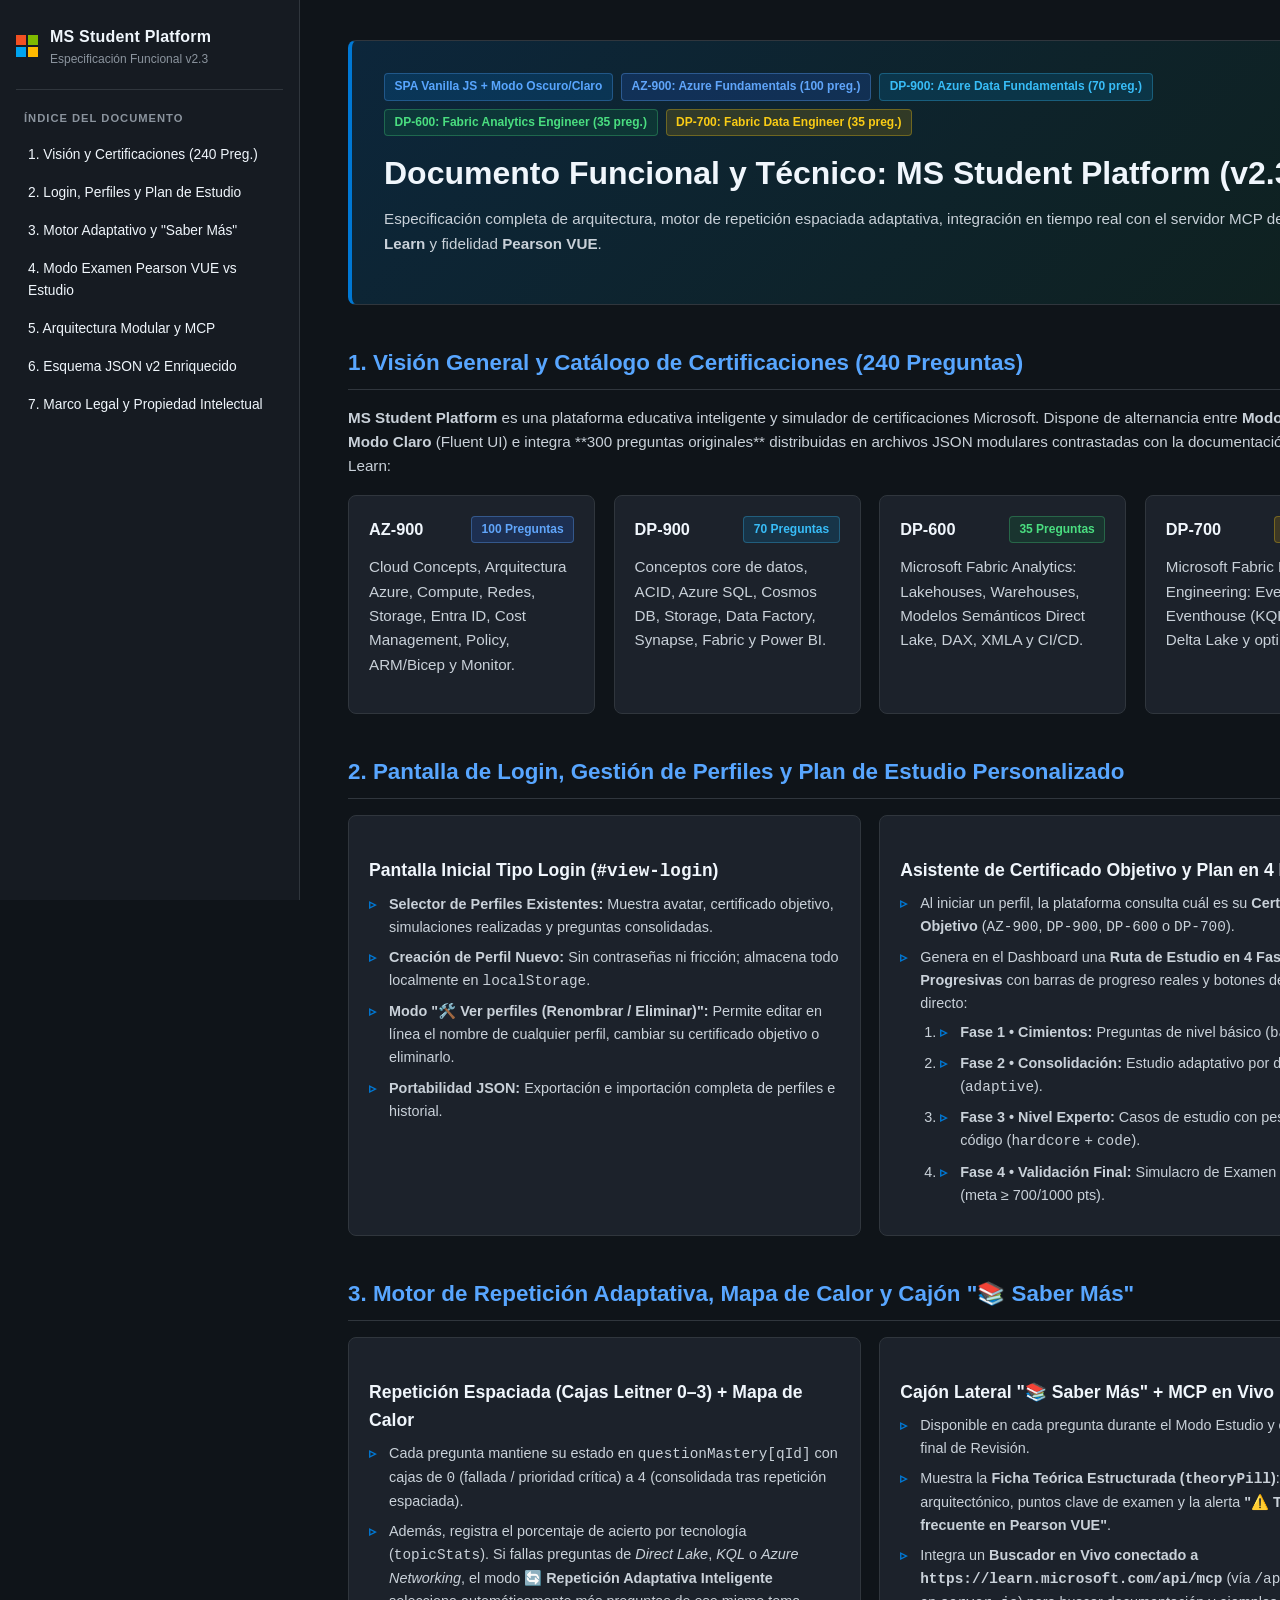
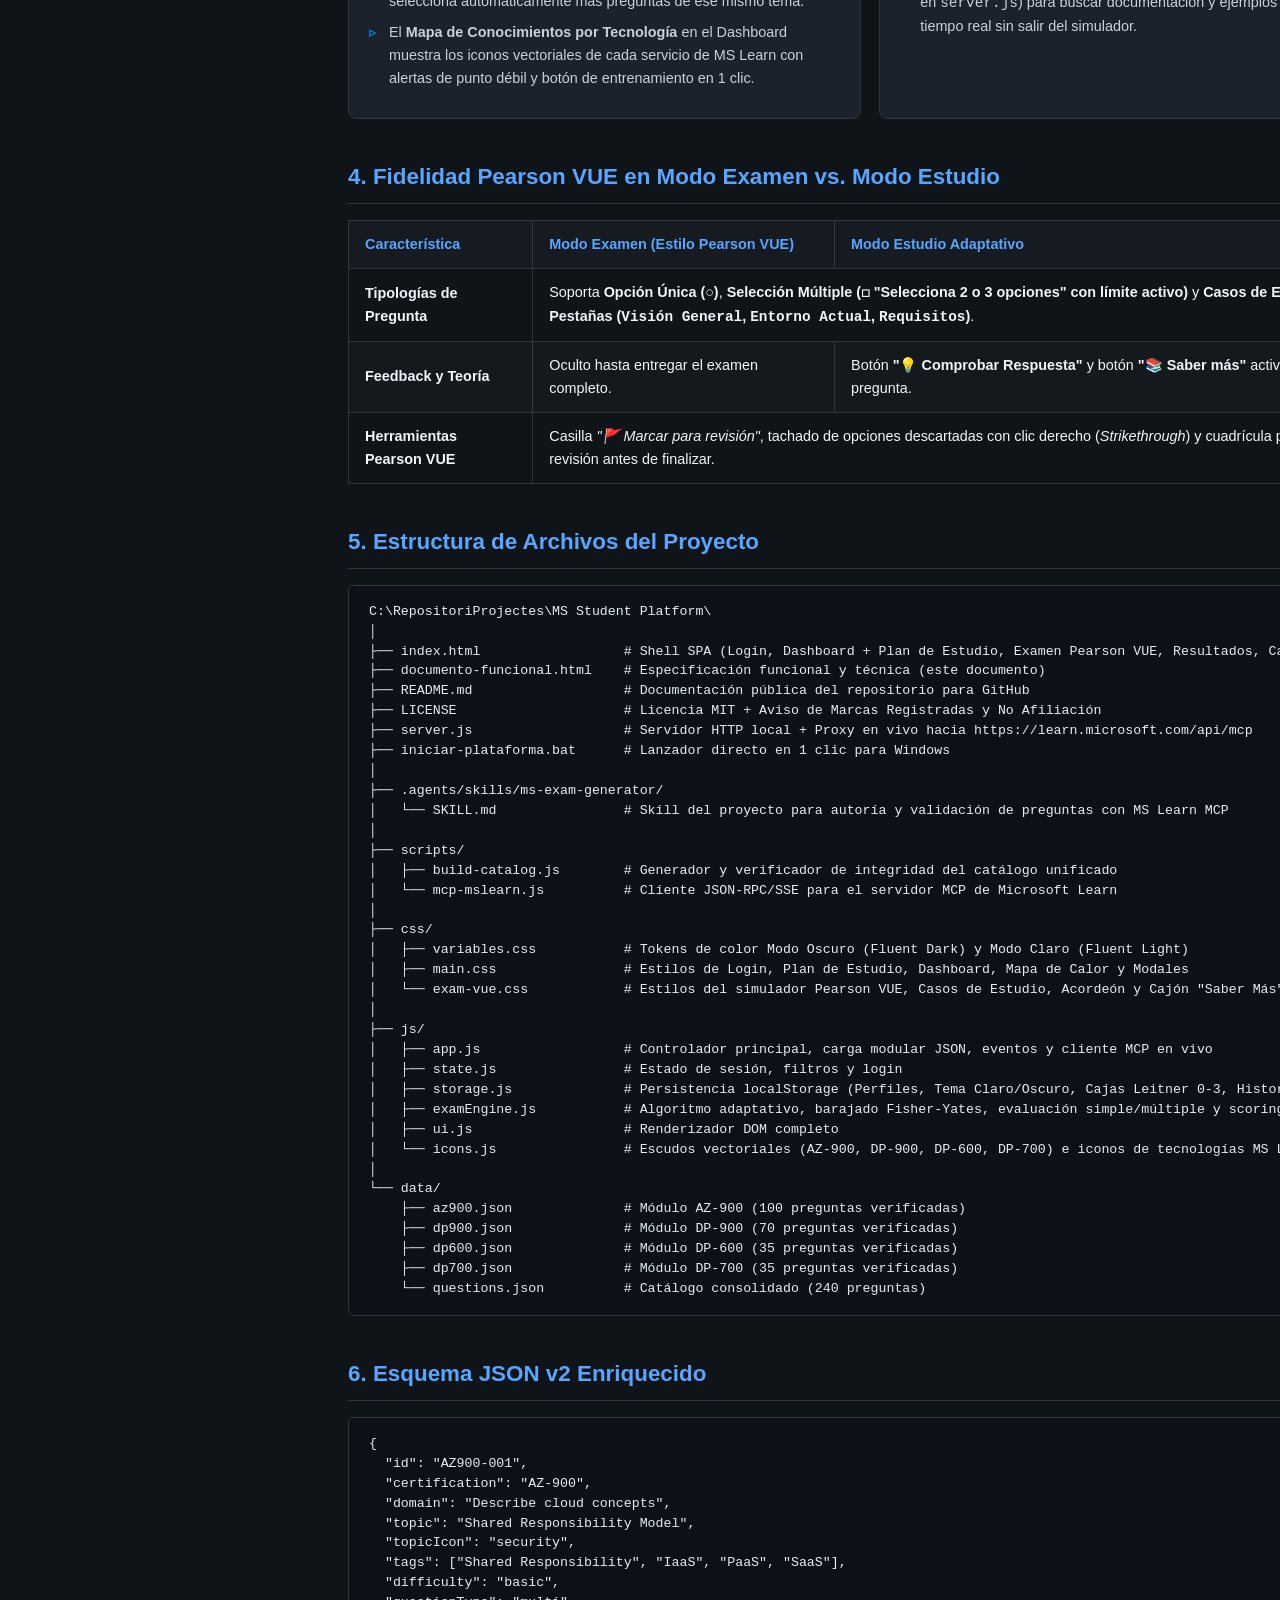
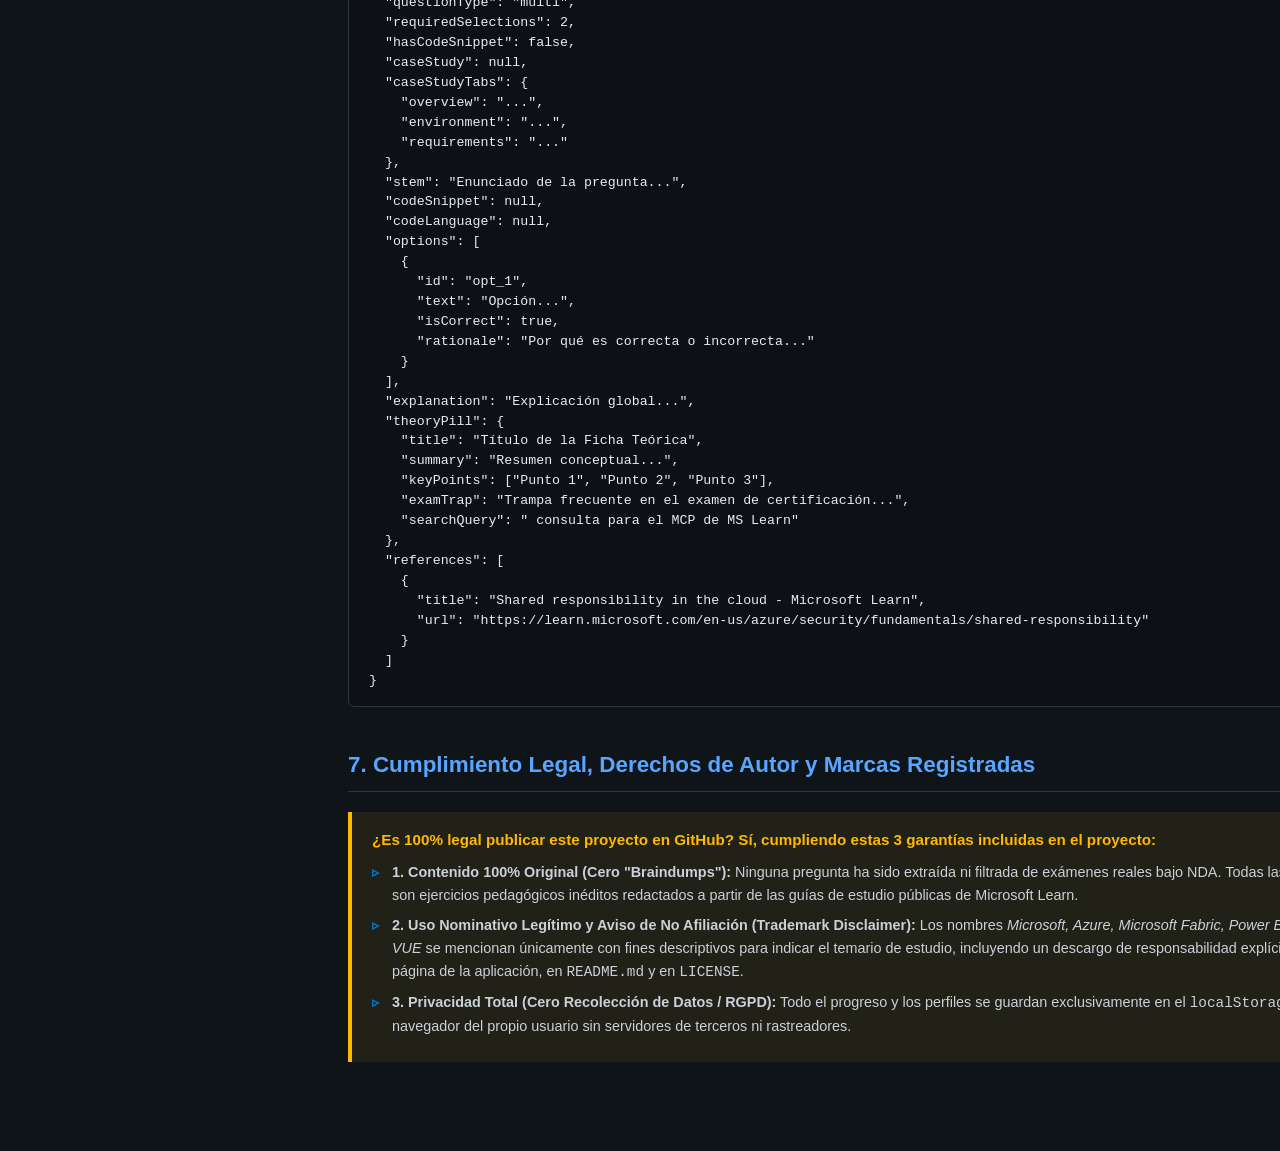
<file: documento-funcional.html>
<!DOCTYPE html>
<html lang="es" class="light">
<head>
  <meta charset="UTF-8" />
  <meta name="viewport" content="width=device-width, initial-scale=1.0" />
  <title>Documento Funcional y Técnico v2.3 — MS Student Platform</title>
  <style>
    :root {
      --bg-primary: #0f1419;
      --bg-secondary: #161b22;
      --bg-card: #1c222b;
      --bg-vue-header: #003366;
      --bg-vue-bar: #004578;
      --text-primary: #f0f6fc;
      --text-secondary: #8b949e;
      --accent-ms: #0078d4;
      --accent-fabric: #107c41;
      --accent-gold: #ffb900;
      --accent-danger: #f85149;
      --accent-success: #3fb950;
      --border-color: #30363d;
      --code-bg: #0d1117;
      --font-sans: 'Segoe UI', -apple-system, BlinkMacSystemFont, Roboto, Helvetica, Arial, sans-serif;
      --font-mono: 'Cascadia Code', 'Consolas', monospace;
    }

    * {
      box-sizing: border-box;
      margin: 0;
      padding: 0;
    }

    body {
      background-color: var(--bg-primary);
      color: var(--text-primary);
      font-family: var(--font-sans);
      line-height: 1.6;
      display: flex;
      min-height: 100vh;
    }

    aside.sidebar {
      width: 300px;
      background-color: var(--bg-secondary);
      border-right: 1px solid var(--border-color);
      position: fixed;
      top: 0;
      left: 0;
      bottom: 0;
      overflow-y: auto;
      padding: 1.5rem 1rem;
    }

    .brand {
      display: flex;
      align-items: center;
      gap: 0.75rem;
      padding-bottom: 1.25rem;
      margin-bottom: 1.25rem;
      border-bottom: 1px solid var(--border-color);
    }

    .ms-logo {
      display: grid;
      grid-template-columns: repeat(2, 10px);
      gap: 2px;
    }
    .ms-logo span { width: 10px; height: 10px; display: block; }
    .ms-logo span:nth-child(1) { background: #f25022; }
    .ms-logo span:nth-child(2) { background: #7fba00; }
    .ms-logo span:nth-child(3) { background: #00a4ef; }
    .ms-logo span:nth-child(4) { background: #ffb900; }

    .brand-title {
      font-size: 1rem;
      font-weight: 700;
      letter-spacing: 0.2px;
    }
    .brand-sub {
      font-size: 0.75rem;
      color: var(--text-secondary);
      display: block;
    }

    .nav-section-title {
      font-size: 0.7rem;
      text-transform: uppercase;
      letter-spacing: 1px;
      color: var(--text-secondary);
      margin: 1rem 0 0.5rem 0.5rem;
      font-weight: 600;
    }

    .nav-list {
      list-style: none;
    }

    .nav-list li a {
      display: block;
      padding: 0.5rem 0.75rem;
      color: var(--text-primary);
      text-decoration: none;
      font-size: 0.86rem;
      border-radius: 6px;
      transition: background 0.15s, color 0.15s;
    }

    .nav-list li a:hover {
      background-color: rgba(0, 120, 212, 0.15);
      color: #58a6ff;
    }

    main.content {
      margin-left: 300px;
      flex: 1;
      max-width: 1140px;
      padding: 2.5rem 3rem 5rem;
    }

    .doc-header {
      background: linear-gradient(135deg, rgba(0,120,212,0.18), rgba(16,124,65,0.12));
      border: 1px solid var(--border-color);
      border-left: 4px solid var(--accent-ms);
      border-radius: 8px;
      padding: 2rem;
      margin-bottom: 2.5rem;
    }

    .badge-row {
      display: flex;
      flex-wrap: wrap;
      gap: 0.5rem;
      margin-bottom: 0.75rem;
    }

    .badge {
      font-size: 0.75rem;
      font-weight: 600;
      padding: 0.2rem 0.6rem;
      border-radius: 4px;
      background: rgba(0, 120, 212, 0.2);
      color: #58a6ff;
      border: 1px solid rgba(88, 166, 255, 0.3);
    }

    .badge.az900 { background: rgba(37, 99, 235, 0.2); color: #60a5fa; border-color: rgba(96, 165, 250, 0.35); }
    .badge.dp900 { background: rgba(0, 164, 239, 0.15); color: #38bdf8; border-color: rgba(56, 189, 248, 0.3); }
    .badge.dp600 { background: rgba(16, 124, 65, 0.2); color: #4ade80; border-color: rgba(74, 222, 128, 0.3); }
    .badge.dp700 { background: rgba(255, 185, 0, 0.15); color: #facc15; border-color: rgba(250, 204, 21, 0.3); }

    h1 { font-size: 2rem; margin-bottom: 0.5rem; }
    h2 {
      font-size: 1.4rem;
      margin: 2.5rem 0 1rem;
      padding-bottom: 0.5rem;
      border-bottom: 1px solid var(--border-color);
      color: #58a6ff;
      display: flex;
      align-items: center;
      gap: 0.5rem;
    }
    h3 { font-size: 1.1rem; margin: 1.25rem 0 0.5rem; color: var(--text-primary); }
    p { color: #c9d1d9; margin-bottom: 1rem; font-size: 0.95rem; }

    .grid-2, .grid-4 {
      display: grid;
      gap: 1.15rem;
      margin: 1rem 0 1.5rem;
    }
    .grid-2 { grid-template-columns: repeat(auto-fit, minmax(320px, 1fr)); }
    .grid-4 { grid-template-columns: repeat(auto-fit, minmax(220px, 1fr)); }

    .card {
      background-color: var(--bg-card);
      border: 1px solid var(--border-color);
      border-radius: 8px;
      padding: 1.25rem;
    }

    .card-header {
      display: flex;
      justify-content: space-between;
      align-items: center;
      margin-bottom: 0.75rem;
    }

    .card-title {
      font-weight: 700;
      font-size: 1.02rem;
      color: var(--text-primary);
    }

    ul.feature-list { list-style: none; margin: 0.5rem 0; }
    ul.feature-list li {
      position: relative;
      padding-left: 1.25rem;
      margin-bottom: 0.45rem;
      font-size: 0.9rem;
      color: #c9d1d9;
    }
    ul.feature-list li::before {
      content: "▹";
      position: absolute;
      left: 0;
      color: var(--accent-ms);
      font-weight: bold;
    }

    pre {
      background-color: var(--code-bg);
      border: 1px solid var(--border-color);
      border-radius: 6px;
      padding: 1rem 1.25rem;
      overflow-x: auto;
      font-family: var(--font-mono);
      font-size: 0.83rem;
      line-height: 1.5;
      color: #e6edf3;
      margin: 1rem 0 1.5rem;
    }

    table {
      width: 100%;
      border-collapse: collapse;
      margin: 1rem 0 1.5rem;
      font-size: 0.9rem;
    }

    th, td {
      border: 1px solid var(--border-color);
      padding: 0.75rem 1rem;
      text-align: left;
    }

    th {
      background-color: var(--bg-secondary);
      color: #58a6ff;
      font-weight: 600;
    }

    tr:nth-child(even) { background-color: rgba(255, 255, 255, 0.02); }

    .callout {
      border-left: 4px solid var(--accent-gold);
      background: rgba(255, 185, 0, 0.08);
      padding: 1rem 1.25rem;
      border-radius: 0 6px 6px 0;
      margin: 1.25rem 0;
    }

    .callout-title {
      font-weight: 700;
      color: var(--accent-gold);
      margin-bottom: 0.35rem;
      font-size: 0.95rem;
    }
  </style>
</head>
<body>

  <aside class="sidebar">
    <div class="brand">
      <div class="ms-logo">
        <span></span><span></span><span></span><span></span>
      </div>
      <div>
        <span class="brand-title">MS Student Platform</span>
        <span class="brand-sub">Especificación Funcional v2.3</span>
      </div>
    </div>

    <div class="nav-section-title">Índice del Documento</div>
    <ul class="nav-list">
      <li><a href="#vision">1. Visión y Certificaciones (240 Preg.)</a></li>
      <li><a href="#login-perfiles">2. Login, Perfiles y Plan de Estudio</a></li>
      <li><a href="#adaptativo">3. Motor Adaptativo y "Saber Más"</a></li>
      <li><a href="#modos">4. Modo Examen Pearson VUE vs Estudio</a></li>
      <li><a href="#arquitectura">5. Arquitectura Modular y MCP</a></li>
      <li><a href="#json-schema">6. Esquema JSON v2 Enriquecido</a></li>
      <li><a href="#legal">7. Marco Legal y Propiedad Intelectual</a></li>
    </ul>
  </aside>

  <main class="content">
    <header class="doc-header">
      <div class="badge-row">
        <span class="badge">SPA Vanilla JS + Modo Oscuro/Claro</span>
        <span class="badge az900">AZ-900: Azure Fundamentals (100 preg.)</span>
        <span class="badge dp900">DP-900: Azure Data Fundamentals (70 preg.)</span>
        <span class="badge dp600">DP-600: Fabric Analytics Engineer (35 preg.)</span>
        <span class="badge dp700">DP-700: Fabric Data Engineer (35 preg.)</span>
      </div>
      <h1>Documento Funcional y Técnico: MS Student Platform (v2.3)</h1>
      <p>
        Especificación completa de arquitectura, motor de repetición espaciada adaptativa, integración en tiempo real con el servidor MCP de <strong>Microsoft Learn</strong> y fidelidad <strong>Pearson VUE</strong>.
      </p>
    </header>

    <!-- 1. VISION -->
    <section id="vision">
      <h2>1. Visión General y Catálogo de Certificaciones (240 Preguntas)</h2>
      <p>
        <strong>MS Student Platform</strong> es una plataforma educativa inteligente y simulador de certificaciones Microsoft. Dispone de alternancia entre <strong>Modo Oscuro y Modo Claro</strong> (Fluent UI) e integra **300 preguntas originales** distribuidas en archivos JSON modulares contrastadas con la documentación de Microsoft Learn:
      </p>
      <div class="grid-4">
        <div class="card">
          <div class="card-header">
            <span class="card-title">AZ-900</span>
            <span class="badge az900">100 Preguntas</span>
          </div>
          <p>Cloud Concepts, Arquitectura Azure, Compute, Redes, Storage, Entra ID, Cost Management, Policy, ARM/Bicep y Monitor.</p>
        </div>
        <div class="card">
          <div class="card-header">
            <span class="card-title">DP-900</span>
            <span class="badge dp900">70 Preguntas</span>
          </div>
          <p>Conceptos core de datos, ACID, Azure SQL, Cosmos DB, Storage, Data Factory, Synapse, Fabric y Power BI.</p>
        </div>
        <div class="card">
          <div class="card-header">
            <span class="card-title">DP-600</span>
            <span class="badge dp600">35 Preguntas</span>
          </div>
          <p>Microsoft Fabric Analytics: Lakehouses, Warehouses, Modelos Semánticos Direct Lake, DAX, XMLA y CI/CD.</p>
        </div>
        <div class="card">
          <div class="card-header">
            <span class="card-title">DP-700</span>
            <span class="badge dp700">35 Preguntas</span>
          </div>
          <p>Microsoft Fabric Data Engineering: Eventstreams, Eventhouse (KQL), PySpark, Delta Lake y optimización.</p>
        </div>
      </div>
    </section>

    <!-- 2. LOGIN Y PLAN DE ESTUDIO -->
    <section id="login-perfiles">
      <h2>2. Pantalla de Login, Gestión de Perfiles y Plan de Estudio Personalizado</h2>
      <div class="grid-2">
        <div class="card">
          <h3>Pantalla Inicial Tipo Login (<code>#view-login</code>)</h3>
          <ul class="feature-list">
            <li><strong>Selector de Perfiles Existentes:</strong> Muestra avatar, certificado objetivo, simulaciones realizadas y preguntas consolidadas.</li>
            <li><strong>Creación de Perfil Nuevo:</strong> Sin contraseñas ni fricción; almacena todo localmente en <code>localStorage</code>.</li>
            <li><strong>Modo "🛠️ Ver perfiles (Renombrar / Eliminar)":</strong> Permite editar en línea el nombre de cualquier perfil, cambiar su certificado objetivo o eliminarlo.</li>
            <li><strong>Portabilidad JSON:</strong> Exportación e importación completa de perfiles e historial.</li>
          </ul>
        </div>
        <div class="card">
          <h3>Asistente de Certificado Objetivo y Plan en 4 Fases</h3>
          <ul class="feature-list">
            <li>Al iniciar un perfil, la plataforma consulta cuál es su <strong>Certificado Objetivo</strong> (<code>AZ-900</code>, <code>DP-900</code>, <code>DP-600</code> o <code>DP-700</code>).</li>
            <li>Genera en el Dashboard una <strong>Ruta de Estudio en 4 Fases Progresivas</strong> con barras de progreso reales y botones de lanzamiento directo:
              <ol style="margin-left:1.25rem; margin-top:0.35rem;">
                <li><strong>Fase 1 • Cimientos:</strong> Preguntas de nivel básico (<code>basic</code>).</li>
                <li><strong>Fase 2 • Consolidación:</strong> Estudio adaptativo por dominios (<code>adaptive</code>).</li>
                <li><strong>Fase 3 • Nivel Experto:</strong> Casos de estudio con pestañas y código (<code>hardcore</code> + <code>code</code>).</li>
                <li><strong>Fase 4 • Validación Final:</strong> Simulacro de Examen cronometrado (meta &ge; 700/1000 pts).</li>
              </ol>
            </li>
          </ul>
        </div>
      </div>
    </section>

    <!-- 3. MOTOR ADAPTATIVO Y SABER MAS -->
    <section id="adaptativo">
      <h2>3. Motor de Repetición Adaptativa, Mapa de Calor y Cajón "📚 Saber Más"</h2>
      <div class="grid-2">
        <div class="card">
          <h3>Repetición Espaciada (Cajas Leitner 0–3) + Mapa de Calor</h3>
          <ul class="feature-list">
            <li>Cada pregunta mantiene su estado en <code>questionMastery[qId]</code> con cajas de <code>0</code> (fallada / prioridad crítica) a <code>4</code> (consolidada tras repetición espaciada).</li>
            <li>Además, registra el porcentaje de acierto por tecnología (<code>topicStats</code>). Si fallas preguntas de <em>Direct Lake</em>, <em>KQL</em> o <em>Azure Networking</em>, el modo <strong>🔄 Repetición Adaptativa Inteligente</strong> selecciona automáticamente más preguntas de ese mismo tema.</li>
            <li>El <strong>Mapa de Conocimientos por Tecnología</strong> en el Dashboard muestra los iconos vectoriales de cada servicio de MS Learn con alertas de punto débil y botón de entrenamiento en 1 clic.</li>
          </ul>
        </div>
        <div class="card">
          <h3>Cajón Lateral "📚 Saber Más" + MCP en Vivo</h3>
          <ul class="feature-list">
            <li>Disponible en cada pregunta durante el Modo Estudio y en la pantalla final de Revisión.</li>
            <li>Muestra la <strong>Ficha Teórica Estructurada (<code>theoryPill</code>)</strong>: resumen arquitectónico, puntos clave de examen y la alerta <strong>"⚠️ Trampa frecuente en Pearson VUE"</strong>.</li>
            <li>Integra un <strong>Buscador en Vivo conectado a <code>https://learn.microsoft.com/api/mcp</code></strong> (vía <code>/api/mslearn</code> en <code>server.js</code>) para buscar documentación y ejemplos de código en tiempo real sin salir del simulador.</li>
          </ul>
        </div>
      </div>
    </section>

    <!-- 4. MODOS -->
    <section id="modos">
      <h2>4. Fidelidad Pearson VUE en Modo Examen vs. Modo Estudio</h2>
      <table>
        <thead>
          <tr>
            <th>Característica</th>
            <th>Modo Examen (Estilo Pearson VUE)</th>
            <th>Modo Estudio Adaptativo</th>
          </tr>
        </thead>
        <tbody>
          <tr>
            <td><strong>Tipologías de Pregunta</strong></td>
            <td colspan="2">
              Soporta <strong>Opción Única (<code>○</code>)</strong>, <strong>Selección Múltiple (<code>☐</code> "Selecciona 2 o 3 opciones" con límite activo)</strong> y <strong>Casos de Estudio con Pestañas (<code>Visión General</code>, <code>Entorno Actual</code>, <code>Requisitos</code>)</strong>.
            </td>
          </tr>
          <tr>
            <td><strong>Feedback y Teoría</strong></td>
            <td>Oculto hasta entregar el examen completo.</td>
            <td>Botón <strong>"💡 Comprobar Respuesta"</strong> y botón <strong>"📚 Saber más"</strong> activos en cada pregunta.</td>
          </tr>
          <tr>
            <td><strong>Herramientas Pearson VUE</strong></td>
            <td colspan="2">
              Casilla <em>"🚩 Marcar para revisión"</em>, tachado de opciones descartadas con clic derecho (<em>Strikethrough</em>) y cuadrícula previa de revisión antes de finalizar.
            </td>
          </tr>
        </tbody>
      </table>
    </section>

    <!-- 5. ARQUITECTURA -->
    <section id="arquitectura">
      <h2>5. Estructura de Archivos del Proyecto</h2>
      <pre>C:\RepositoriProjectes\MS Student Platform\
│
├── index.html                  # Shell SPA (Login, Dashboard + Plan de Estudio, Examen Pearson VUE, Resultados, Cajón "Saber Más")
├── documento-funcional.html    # Especificación funcional y técnica (este documento)
├── README.md                   # Documentación pública del repositorio para GitHub
├── LICENSE                     # Licencia MIT + Aviso de Marcas Registradas y No Afiliación
├── server.js                   # Servidor HTTP local + Proxy en vivo hacia https://learn.microsoft.com/api/mcp
├── iniciar-plataforma.bat      # Lanzador directo en 1 clic para Windows
│
├── .agents/skills/ms-exam-generator/
│   └── SKILL.md                # Skill del proyecto para autoría y validación de preguntas con MS Learn MCP
│
├── scripts/
│   ├── build-catalog.js        # Generador y verificador de integridad del catálogo unificado
│   └── mcp-mslearn.js          # Cliente JSON-RPC/SSE para el servidor MCP de Microsoft Learn
│
├── css/
│   ├── variables.css           # Tokens de color Modo Oscuro (Fluent Dark) y Modo Claro (Fluent Light)
│   ├── main.css                # Estilos de Login, Plan de Estudio, Dashboard, Mapa de Calor y Modales
│   └── exam-vue.css            # Estilos del simulador Pearson VUE, Casos de Estudio, Acordeón y Cajón "Saber Más"
│
├── js/
│   ├── app.js                  # Controlador principal, carga modular JSON, eventos y cliente MCP en vivo
│   ├── state.js                # Estado de sesión, filtros y login
│   ├── storage.js              # Persistencia localStorage (Perfiles, Tema Claro/Oscuro, Cajas Leitner 0-3, Historial)
│   ├── examEngine.js           # Algoritmo adaptativo, barajado Fisher-Yates, evaluación simple/múltiple y scoring 100-1000
│   ├── ui.js                   # Renderizador DOM completo
│   └── icons.js                # Escudos vectoriales (AZ-900, DP-900, DP-600, DP-700) e iconos de tecnologías MS Learn
│
└── data/
    ├── az900.json              # Módulo AZ-900 (100 preguntas verificadas)
    ├── dp900.json              # Módulo DP-900 (70 preguntas verificadas)
    ├── dp600.json              # Módulo DP-600 (35 preguntas verificadas)
    ├── dp700.json              # Módulo DP-700 (35 preguntas verificadas)
    └── questions.json          # Catálogo consolidado (240 preguntas)</pre>
    </section>

    <!-- 6. ESQUEMA JSON -->
    <section id="json-schema">
      <h2>6. Esquema JSON v2 Enriquecido</h2>
      <pre>{
  "id": "AZ900-001",
  "certification": "AZ-900",
  "domain": "Describe cloud concepts",
  "topic": "Shared Responsibility Model",
  "topicIcon": "security",
  "tags": ["Shared Responsibility", "IaaS", "PaaS", "SaaS"],
  "difficulty": "basic",
  "questionType": "multi",
  "requiredSelections": 2,
  "hasCodeSnippet": false,
  "caseStudy": null,
  "caseStudyTabs": {
    "overview": "...",
    "environment": "...",
    "requirements": "..."
  },
  "stem": "Enunciado de la pregunta...",
  "codeSnippet": null,
  "codeLanguage": null,
  "options": [
    {
      "id": "opt_1",
      "text": "Opción...",
      "isCorrect": true,
      "rationale": "Por qué es correcta o incorrecta..."
    }
  ],
  "explanation": "Explicación global...",
  "theoryPill": {
    "title": "Título de la Ficha Teórica",
    "summary": "Resumen conceptual...",
    "keyPoints": ["Punto 1", "Punto 2", "Punto 3"],
    "examTrap": "Trampa frecuente en el examen de certificación...",
    "searchQuery": " consulta para el MCP de MS Learn"
  },
  "references": [
    {
      "title": "Shared responsibility in the cloud - Microsoft Learn",
      "url": "https://learn.microsoft.com/en-us/azure/security/fundamentals/shared-responsibility"
    }
  ]
}</pre>
    </section>

    <!-- 7. MARCO LEGAL -->
    <section id="legal">
      <h2>7. Cumplimiento Legal, Derechos de Autor y Marcas Registradas</h2>
      <div class="callout">
        <div class="callout-title">¿Es 100% legal publicar este proyecto en GitHub? Sí, cumpliendo estas 3 garantías incluidas en el proyecto:</div>
        <ul class="feature-list" style="margin-top:0.5rem;">
          <li><strong>1. Contenido 100% Original (Cero "Braindumps"):</strong> Ninguna pregunta ha sido extraída ni filtrada de exámenes reales bajo NDA. Todas las preguntas son ejercicios pedagógicos inéditos redactados a partir de las guías de estudio públicas de Microsoft Learn.</li>
          <li><strong>2. Uso Nominativo Legítimo y Aviso de No Afiliación (Trademark Disclaimer):</strong> Los nombres <em>Microsoft, Azure, Microsoft Fabric, Power BI y Pearson VUE</em> se mencionan únicamente con fines descriptivos para indicar el temario de estudio, incluyendo un descargo de responsabilidad explícito en el pie de página de la aplicación, en <code>README.md</code> y en <code>LICENSE</code>.</li>
          <li><strong>3. Privacidad Total (Cero Recolección de Datos / RGPD):</strong> Todo el progreso y los perfiles se guardan exclusivamente en el <code>localStorage</code> del navegador del propio usuario sin servidores de terceros ni rastreadores.</li>
        </ul>
      </div>
    </section>
  </main>

</body>
</html>
</file>
<file: css/variables.css>
:root {
  /* Microsoft Fluent Dark Palette (Default) */
  --bg-canvas: #0b0f14;
  --bg-primary: #11161d;
  --bg-secondary: #161c24;
  --bg-card: #1b222c;
  --bg-card-hover: #212a36;
  --bg-elevated: #242e3c;
  --bg-code: #0d1117;

  /* Pearson VUE Official Exam Colors */
  --vue-header-bg: #003366;
  --vue-subbar-bg: #004578;
  --vue-footer-bg: #003366;
  --vue-border: #2b579a;
  --vue-highlight: #ffb900;

  /* Brand & Accents */
  --ms-blue: #0078d4;
  --ms-blue-hover: #106ebe;
  --ms-blue-light: #58a6ff;
  --ms-blue-subtle: rgba(0, 120, 212, 0.16);

  /* Cert Badges */
  --cert-dp900: #00a4ef;
  --cert-dp900-bg: rgba(0, 164, 239, 0.14);
  --cert-dp600: #107c41;
  --cert-dp600-light: #3fb950;
  --cert-dp600-bg: rgba(63, 185, 80, 0.14);
  --cert-dp700: #d97706;
  --cert-dp700-light: #f59e0b;
  --cert-dp700-bg: rgba(245, 158, 11, 0.14);

  /* Semantic Status */
  --success: #3fb950;
  --success-bg: rgba(63, 185, 80, 0.14);
  --success-border: rgba(63, 185, 80, 0.45);
  --warning: #d29922;
  --warning-bg: rgba(210, 153, 34, 0.15);
  --danger: #f85149;
  --danger-bg: rgba(248, 81, 73, 0.14);
  --danger-border: rgba(248, 81, 73, 0.45);

  /* Typography & Borders */
  --text-primary: #f0f6fc;
  --text-secondary: #9ca3af;
  --text-muted: #6b7280;
  --border-subtle: #28313e;
  --border-default: #333e4f;
  --border-focus: #58a6ff;

  /* Radii & Shadows */
  --radius-sm: 4px;
  --radius-md: 8px;
  --radius-lg: 12px;
  --shadow-sm: 0 2px 6px rgba(0, 0, 0, 0.35);
  --shadow-md: 0 8px 24px rgba(0, 0, 0, 0.45);
  --shadow-lg: 0 16px 40px rgba(0, 0, 0, 0.65);

  /* Fonts */
  --font-sans: 'Segoe UI', -apple-system, BlinkMacSystemFont, 'Inter', Roboto, sans-serif;
  --font-mono: 'Cascadia Code', 'Consolas', 'JetBrains Mono', monospace;
}

/* ==========================================================================
   Microsoft Fluent Light Mode Overrides (html.light)
   ========================================================================== */
html.light {
  --bg-canvas: #f3f2f1;
  --bg-primary: #ffffff;
  --bg-secondary: #f8f9fa;
  --bg-card: #ffffff;
  --bg-card-hover: #f0f4f8;
  --bg-elevated: #eef2f6;
  --bg-code: #1e293b;

  --ms-blue: #0078d4;
  --ms-blue-hover: #005a9e;
  --ms-blue-light: #0067b8;
  --ms-blue-subtle: rgba(0, 120, 212, 0.10);

  --success: #107c41;
  --success-bg: rgba(16, 124, 65, 0.10);
  --success-border: rgba(16, 124, 65, 0.40);
  --warning: #b45309;
  --warning-bg: rgba(217, 119, 6, 0.12);
  --danger: #d13438;
  --danger-bg: rgba(209, 52, 56, 0.10);
  --danger-border: rgba(209, 52, 56, 0.40);

  --text-primary: #1b1a19;
  --text-secondary: #484644;
  --text-muted: #797775;
  --border-subtle: #e1dfdd;
  --border-default: #c8c6c4;
  --border-focus: #0078d4;

  --shadow-sm: 0 2px 6px rgba(0, 0, 0, 0.06);
  --shadow-md: 0 6px 18px rgba(0, 0, 0, 0.10);
  --shadow-lg: 0 12px 32px rgba(0, 0, 0, 0.16);
}
</file>
<file: css/main.css>
/* ==========================================================================
   MS Student Platform — Global & Dashboard Styles (Fluent Dark)
   ========================================================================== */

*, *::before, *::after {
  box-sizing: border-box;
  margin: 0;
  padding: 0;
}

html, body {
  min-height: 100vh;
  background-color: var(--bg-canvas);
  color: var(--text-primary);
  font-family: var(--font-sans);
  line-height: 1.5;
  -webkit-font-smoothing: antialiased;
}

a {
  color: var(--ms-blue-light);
  text-decoration: none;
}

a:hover {
  text-decoration: underline;
}

button {
  font-family: inherit;
  cursor: pointer;
}

.hidden {
  display: none !important;
}

/* ==========================================================================
   Top Navigation Header (Microsoft Learn Style)
   ========================================================================== */
.app-header {
  background-color: var(--bg-primary);
  border-bottom: 1px solid var(--border-subtle);
  position: sticky;
  top: 0;
  z-index: 100;
  padding: 0 1.75rem;
  height: 62px;
  display: flex;
  align-items: center;
  justify-content: space-between;
}

.header-left {
  display: flex;
  align-items: center;
  gap: 1.25rem;
}

.brand-link {
  display: flex;
  align-items: center;
  gap: 0.75rem;
  color: var(--text-primary);
  text-decoration: none !important;
  cursor: pointer;
}

.ms-squares {
  display: grid;
  grid-template-columns: repeat(2, 10px);
  gap: 2px;
}
.ms-squares span {
  width: 10px;
  height: 10px;
  display: block;
}
.ms-squares span:nth-child(1) { background: #f25022; }
.ms-squares span:nth-child(2) { background: #7fba00; }
.ms-squares span:nth-child(3) { background: #00a4ef; }
.ms-squares span:nth-child(4) { background: #ffb900; }

.brand-text-wrap {
  display: flex;
  flex-direction: column;
}

.brand-name {
  font-weight: 700;
  font-size: 1.02rem;
  letter-spacing: 0.2px;
  line-height: 1.2;
}

.brand-subtitle {
  font-size: 0.72rem;
  color: var(--text-secondary);
}

.header-divider {
  width: 1px;
  height: 24px;
  background-color: var(--border-default);
}

.header-nav-links {
  display: flex;
  align-items: center;
  gap: 0.5rem;
}

.nav-pill {
  background: transparent;
  border: 1px solid transparent;
  color: var(--text-secondary);
  padding: 0.4rem 0.8rem;
  border-radius: var(--radius-sm);
  font-size: 0.85rem;
  font-weight: 500;
  transition: all 0.15s ease;
}

.nav-pill:hover, .nav-pill.active {
  color: var(--text-primary);
  background-color: var(--bg-card);
  border-color: var(--border-subtle);
  text-decoration: none;
}

.header-right {
  display: flex;
  align-items: center;
  gap: 0.85rem;
}

/* Profile Switcher Pill */
.profile-trigger {
  display: flex;
  align-items: center;
  gap: 0.65rem;
  background-color: var(--bg-card);
  border: 1px solid var(--border-default);
  padding: 0.32rem 0.75rem 0.32rem 0.4rem;
  border-radius: 999px;
  color: var(--text-primary);
  transition: border-color 0.15s, background-color 0.15s;
}

.profile-trigger:hover {
  border-color: var(--ms-blue-light);
  background-color: var(--bg-card-hover);
}

.avatar-circle {
  width: 30px;
  height: 30px;
  border-radius: 50%;
  display: inline-flex;
  align-items: center;
  justify-content: center;
  font-weight: 700;
  font-size: 0.78rem;
  color: #fff;
  background: var(--ms-blue);
  flex-shrink: 0;
}

.profile-meta {
  display: flex;
  flex-direction: column;
  text-align: left;
  line-height: 1.15;
}

.profile-name {
  font-size: 0.82rem;
  font-weight: 600;
}

.profile-role {
  font-size: 0.68rem;
  color: var(--ms-blue-light);
}

/* ==========================================================================
   Main Container & View Layout
   ========================================================================== */
.main-container {
  max-width: 1320px;
  margin: 0 auto;
  padding: 2rem 1.75rem 4rem;
}

/* Hero / Welcome Banner */
.dashboard-hero {
  background: linear-gradient(135deg, rgba(0, 120, 212, 0.16) 0%, rgba(16, 124, 65, 0.10) 60%, rgba(217, 119, 6, 0.10) 100%);
  border: 1px solid var(--border-default);
  border-radius: var(--radius-lg);
  padding: 1.65rem 2rem;
  margin-bottom: 1.75rem;
  display: flex;
  flex-wrap: wrap;
  justify-content: space-between;
  align-items: center;
  gap: 1.5rem;
}

.hero-info h1 {
  font-size: 1.55rem;
  font-weight: 700;
  margin-bottom: 0.35rem;
}

.hero-info p {
  color: var(--text-secondary);
  font-size: 0.92rem;
  max-width: 680px;
}

.hero-kpis {
  display: flex;
  gap: 0.9rem;
  flex-wrap: wrap;
}

.kpi-box {
  background-color: rgba(17, 22, 29, 0.82);
  border: 1px solid var(--border-default);
  border-radius: var(--radius-md);
  padding: 0.75rem 1.1rem;
  min-width: 125px;
  text-align: center;
}

.kpi-value {
  font-size: 1.35rem;
  font-weight: 700;
  display: block;
}

.kpi-label {
  font-size: 0.72rem;
  color: var(--text-secondary);
  text-transform: uppercase;
  letter-spacing: 0.5px;
}

/* ==========================================================================
   Dashboard Grid (Left: Configurator | Right: Stats & Failed Bank)
   ========================================================================== */
.dashboard-grid {
  display: grid;
  grid-template-columns: 1.45fr 1fr;
  gap: 1.75rem;
  align-items: start;
}

@media (max-width: 1024px) {
  .dashboard-grid {
    grid-template-columns: 1fr;
  }
}

.panel-card {
  background-color: var(--bg-card);
  border: 1px solid var(--border-subtle);
  border-radius: var(--radius-lg);
  padding: 1.5rem;
  margin-bottom: 1.5rem;
  box-shadow: var(--shadow-sm);
}

.panel-header {
  display: flex;
  justify-content: space-between;
  align-items: center;
  margin-bottom: 1.15rem;
  padding-bottom: 0.75rem;
  border-bottom: 1px solid var(--border-subtle);
}

.panel-title {
  font-size: 1.08rem;
  font-weight: 700;
  display: flex;
  align-items: center;
  gap: 0.5rem;
}

.step-label {
  font-size: 0.76rem;
  text-transform: uppercase;
  letter-spacing: 0.8px;
  color: var(--text-secondary);
  font-weight: 700;
  margin: 1.15rem 0 0.6rem;
  display: block;
}

.step-label:first-of-type {
  margin-top: 0;
}

/* Certification Selector Cards */
.cert-cards-grid {
  display: grid;
  grid-template-columns: repeat(2, 1fr);
  gap: 0.85rem;
}

@media (max-width: 640px) {
  .cert-cards-grid {
    grid-template-columns: 1fr;
  }
}

.cert-card {
  background-color: var(--bg-secondary);
  border: 2px solid var(--border-subtle);
  border-radius: var(--radius-md);
  padding: 1rem;
  cursor: pointer;
  transition: all 0.16s ease;
  position: relative;
  display: flex;
  flex-direction: column;
  justify-content: space-between;
  gap: 0.55rem;
}

.cert-card:hover {
  border-color: var(--border-default);
  background-color: var(--bg-card-hover);
}

.cert-card.selected {
  border-color: var(--ms-blue-light);
  background-color: rgba(0, 120, 212, 0.12);
  box-shadow: 0 0 0 1px rgba(88, 166, 255, 0.25);
}

.cert-card-top {
  display: flex;
  justify-content: space-between;
  align-items: center;
}

.cert-code-badge {
  font-size: 0.76rem;
  font-weight: 700;
  padding: 0.2rem 0.55rem;
  border-radius: var(--radius-sm);
  letter-spacing: 0.4px;
}

.cert-code-badge.dp900 {
  background: var(--cert-dp900-bg);
  color: #38bdf8;
  border: 1px solid rgba(56, 189, 248, 0.35);
}

.cert-code-badge.dp600 {
  background: var(--cert-dp600-bg);
  color: #4ade80;
  border: 1px solid rgba(74, 222, 128, 0.35);
}

.cert-code-badge.dp700 {
  background: var(--cert-dp700-bg);
  color: #fbbf24;
  border: 1px solid rgba(251, 191, 36, 0.35);
}

.cert-code-badge.pl300 {
  background: rgba(234, 179, 8, 0.16);
  color: #facc15;
  border: 1px solid rgba(250, 204, 21, 0.4);
}

.cert-code-badge.ab650 {
  background: rgba(124, 58, 237, 0.16);
  color: #c4b5fd;
  border: 1px solid rgba(167, 139, 250, 0.4);
}

.cert-code-badge.ai901 {
  background: rgba(13, 148, 136, 0.16);
  color: #2dd4bf;
  border: 1px solid rgba(45, 212, 191, 0.4);
}

.cert-code-badge.ab900 {
  background: rgba(79, 70, 229, 0.16);
  color: #a5b4fc;
  border: 1px solid rgba(129, 140, 248, 0.4);
}

.cert-code-badge.dp800 {
  background: rgba(5, 150, 105, 0.16);
  color: #34d399;
  border: 1px solid rgba(52, 211, 153, 0.4);
}

.cert-code-badge.sc200 {
  background: rgba(220, 38, 38, 0.16);
  color: #f87171;
  border: 1px solid rgba(248, 113, 113, 0.4);
}

.cert-code-badge.all {
  background: rgba(139, 92, 246, 0.16);
  color: #c4b5fd;
  border: 1px solid rgba(196, 181, 253, 0.35);
}

.cert-q-count {
  font-size: 0.75rem;
  color: var(--text-secondary);
}

.cert-title {
  font-size: 0.9rem;
  font-weight: 600;
  color: var(--text-primary);
}

.cert-desc {
  font-size: 0.78rem;
  color: var(--text-secondary);
  line-height: 1.35;
}

/* Primary Mode Selector (Modo Examen vs Modo Estudio) */
.mode-switch-grid {
  display: grid;
  grid-template-columns: repeat(2, 1fr);
  gap: 0.85rem;
}

.mode-box {
  background-color: var(--bg-secondary);
  border: 2px solid var(--border-subtle);
  border-radius: var(--radius-md);
  padding: 1rem 1.1rem;
  cursor: pointer;
  transition: all 0.15s ease;
}

.mode-box:hover {
  background-color: var(--bg-card-hover);
}

.mode-box.selected {
  border-color: var(--ms-blue-light);
  background-color: rgba(0, 120, 212, 0.14);
}

.mode-box-title {
  font-weight: 700;
  font-size: 0.95rem;
  margin-bottom: 0.25rem;
  display: flex;
  align-items: center;
  gap: 0.45rem;
}

.mode-box-desc {
  font-size: 0.79rem;
  color: var(--text-secondary);
}

/* Study Sub-modes Grid */
.study-submodes-container {
  margin-top: 0.85rem;
  padding: 1rem;
  background-color: var(--bg-secondary);
  border: 1px solid var(--border-default);
  border-radius: var(--radius-md);
}

.submodes-grid {
  display: grid;
  grid-template-columns: repeat(2, 1fr);
  gap: 0.65rem;
  margin-top: 0.5rem;
}

@media (max-width: 640px) {
  .submodes-grid {
    grid-template-columns: 1fr;
  }
}

.submode-item {
  border: 1px solid var(--border-subtle);
  background-color: var(--bg-card);
  border-radius: var(--radius-sm);
  padding: 0.7rem 0.85rem;
  cursor: pointer;
  transition: all 0.15s ease;
}

.submode-item:hover {
  border-color: var(--border-default);
}

.submode-item.selected {
  border-color: var(--ms-blue-light);
  background-color: rgba(0, 120, 212, 0.16);
}

.submode-name {
  font-size: 0.84rem;
  font-weight: 600;
  display: block;
  margin-bottom: 0.15rem;
}

.submode-hint {
  font-size: 0.73rem;
  color: var(--text-secondary);
  display: block;
}

/* Domain Filter Select */
.domain-select-wrap {
  margin-top: 0.75rem;
}

.form-select, .form-input {
  width: 100%;
  background-color: var(--bg-primary);
  color: var(--text-primary);
  border: 1px solid var(--border-default);
  border-radius: var(--radius-sm);
  padding: 0.6rem 0.85rem;
  font-size: 0.88rem;
  font-family: inherit;
}

.form-select:focus, .form-input:focus {
  outline: none;
  border-color: var(--ms-blue-light);
}

/* Count Pills */
.count-pills {
  display: flex;
  gap: 0.6rem;
  flex-wrap: wrap;
}

.count-pill {
  background-color: var(--bg-secondary);
  border: 1px solid var(--border-default);
  color: var(--text-primary);
  padding: 0.5rem 1.05rem;
  border-radius: var(--radius-sm);
  font-size: 0.86rem;
  font-weight: 600;
  transition: all 0.15s;
}

.count-pill:hover {
  border-color: var(--ms-blue-light);
}

.count-pill.selected {
  background-color: var(--ms-blue);
  border-color: var(--ms-blue-light);
  color: #fff;
}

/* Filter Match Counter & Action Buttons */
.launch-bar {
  margin-top: 1.5rem;
  padding-top: 1.15rem;
  border-top: 1px solid var(--border-subtle);
  display: flex;
  justify-content: space-between;
  align-items: center;
  flex-wrap: wrap;
  gap: 1rem;
}

.available-counter {
  font-size: 0.85rem;
  color: var(--text-secondary);
}

.available-counter strong {
  color: var(--ms-blue-light);
}

.btn {
  display: inline-flex;
  align-items: center;
  justify-content: center;
  gap: 0.5rem;
  padding: 0.68rem 1.35rem;
  border-radius: var(--radius-sm);
  font-size: 0.9rem;
  font-weight: 600;
  border: 1px solid transparent;
  transition: all 0.15s ease;
}

.btn-primary {
  background-color: var(--ms-blue);
  color: #fff;
  border-color: rgba(255, 255, 255, 0.15);
}

.btn-primary:hover:not(:disabled) {
  background-color: var(--ms-blue-hover);
}

.btn-primary:disabled {
  opacity: 0.45;
  cursor: not-allowed;
}

.btn-secondary {
  background-color: var(--bg-secondary);
  color: var(--text-primary);
  border-color: var(--border-default);
}

.btn-secondary:hover {
  background-color: var(--bg-card-hover);
  border-color: var(--ms-blue-light);
}

.btn-danger-outline {
  background-color: var(--danger-bg);
  color: #ff7b72;
  border-color: var(--danger-border);
}

.btn-danger-outline:hover:not(:disabled) {
  background-color: rgba(248, 81, 73, 0.25);
}

.btn-danger-outline:disabled {
  opacity: 0.4;
  cursor: not-allowed;
}

.btn-sm {
  padding: 0.38rem 0.75rem;
  font-size: 0.78rem;
}

/* ==========================================================================
   Right Column: Failed Bank Widget, Domain Mastery & History
   ========================================================================== */
.failed-clinic-banner {
  background: linear-gradient(135deg, rgba(248, 81, 73, 0.14), rgba(210, 153, 34, 0.08));
  border: 1px solid var(--danger-border);
  border-radius: var(--radius-md);
  padding: 1.15rem;
  margin-bottom: 1.25rem;
  display: flex;
  flex-direction: column;
  gap: 0.75rem;
}

.failed-clinic-top {
  display: flex;
  justify-content: space-between;
  align-items: center;
}

.failed-badge-count {
  background-color: var(--danger);
  color: #fff;
  font-weight: 700;
  font-size: 0.78rem;
  padding: 0.15rem 0.55rem;
  border-radius: 999px;
}

.domain-progress-list {
  display: flex;
  flex-direction: column;
  gap: 0.85rem;
}

.domain-progress-item {
  background-color: var(--bg-secondary);
  border: 1px solid var(--border-subtle);
  border-radius: var(--radius-sm);
  padding: 0.75rem 0.9rem;
}

.domain-progress-header {
  display: flex;
  justify-content: space-between;
  font-size: 0.8rem;
  margin-bottom: 0.4rem;
}

.progress-track {
  width: 100%;
  height: 7px;
  background-color: var(--bg-primary);
  border-radius: 999px;
  overflow: hidden;
}

.progress-fill {
  height: 100%;
  background-color: var(--ms-blue);
  border-radius: 999px;
  transition: width 0.3s ease;
}

/* History List */
.history-list {
  display: flex;
  flex-direction: column;
  gap: 0.65rem;
  max-height: 360px;
  overflow-y: auto;
}

.history-filter-pill {
  padding: 0.28rem 0.65rem;
  border-radius: 999px;
  font-size: 0.74rem;
  font-weight: 600;
  cursor: pointer;
  border: 1px solid var(--border-subtle);
  background-color: var(--bg-secondary);
  color: var(--text-secondary);
  transition: all var(--transition-fast);
}

.history-filter-pill:hover {
  background-color: var(--bg-card-hover);
  color: var(--text-primary);
  border-color: var(--border-default);
}

.history-filter-pill.active {
  background-color: var(--ms-blue);
  color: #ffffff;
  border-color: var(--ms-blue);
}

.history-item {
  background-color: var(--bg-secondary);
  border: 1px solid var(--border-subtle);
  border-radius: var(--radius-sm);
  padding: 0.75rem 0.95rem;
  display: flex;
  justify-content: space-between;
  align-items: center;
  gap: 0.75rem;
}

.history-meta {
  display: flex;
  flex-direction: column;
  gap: 0.15rem;
}

.history-title {
  font-size: 0.85rem;
  font-weight: 600;
}

.history-sub {
  font-size: 0.73rem;
  color: var(--text-secondary);
}

.score-pill {
  font-size: 0.78rem;
  font-weight: 700;
  padding: 0.25rem 0.65rem;
  border-radius: var(--radius-sm);
  white-space: nowrap;
}

.score-pill.pass {
  background-color: var(--success-bg);
  color: var(--success);
  border: 1px solid var(--success-border);
}

.score-pill.fail {
  background-color: var(--danger-bg);
  color: var(--danger);
  border: 1px solid var(--danger-border);
}

/* ==========================================================================
   Modal System (Profiles & Pearson VUE Review Grid)
   ========================================================================== */
.modal-backdrop {
  position: fixed;
  inset: 0;
  background-color: rgba(0, 0, 0, 0.72);
  backdrop-filter: blur(3px);
  z-index: 250;
  display: flex;
  align-items: center;
  justify-content: center;
  padding: 1.25rem;
}

.modal-window {
  background-color: var(--bg-card);
  border: 1px solid var(--border-default);
  border-radius: var(--radius-lg);
  width: 100%;
  max-width: 640px;
  max-height: 90vh;
  overflow-y: auto;
  box-shadow: var(--shadow-lg);
  padding: 1.5rem;
}

.modal-header {
  display: flex;
  justify-content: space-between;
  align-items: center;
  padding-bottom: 0.85rem;
  margin-bottom: 1.15rem;
  border-bottom: 1px solid var(--border-subtle);
}

.modal-close {
  background: transparent;
  border: none;
  color: var(--text-secondary);
  font-size: 1.35rem;
  line-height: 1;
}

.modal-close:hover {
  color: var(--text-primary);
}

.profiles-list-grid {
  display: grid;
  grid-template-columns: repeat(auto-fill, minmax(240px, 1fr));
  gap: 0.75rem;
  margin-bottom: 1.25rem;
}

.profile-card-item {
  background-color: var(--bg-secondary);
  border: 2px solid var(--border-subtle);
  border-radius: var(--radius-md);
  padding: 0.85rem;
  display: flex;
  align-items: center;
  justify-content: space-between;
  gap: 0.65rem;
  cursor: pointer;
}

.profile-card-item.active {
  border-color: var(--ms-blue-light);
  background-color: rgba(0, 120, 212, 0.12);
}

.profile-card-left {
  display: flex;
  align-items: center;
  gap: 0.65rem;
}

.new-profile-form {
  background-color: var(--bg-secondary);
  border: 1px solid var(--border-subtle);
  border-radius: var(--radius-md);
  padding: 1rem;
  margin-top: 1rem;
}

.form-row {
  display: grid;
  grid-template-columns: 1.4fr 1fr auto;
  gap: 0.65rem;
  align-items: end;
}

@media (max-width: 600px) {
  .form-row {
    grid-template-columns: 1fr;
  }
}

.form-label {
  font-size: 0.75rem;
  color: var(--text-secondary);
  margin-bottom: 0.3rem;
  display: block;
}


/* ==========================================================================
   v2 Enhancements: Official Cert Shields, Topic Icons & Knowledge Heatmap
   ========================================================================== */

.cert-card-header-with-logo {
  display: flex;
  align-items: center;
  gap: 0.85rem;
}

.cert-shield-wrap {
  flex-shrink: 0;
  display: flex;
  align-items: center;
  justify-content: center;
}

/* Knowledge Heatmap Grid */
.heatmap-grid {
  display: grid;
  grid-template-columns: repeat(auto-fill, minmax(235px, 1fr));
  gap: 0.75rem;
  margin-top: 0.5rem;
}

.heatmap-card {
  background-color: var(--bg-secondary);
  border: 1px solid var(--border-subtle);
  border-radius: var(--radius-md);
  padding: 0.85rem 0.95rem;
  display: flex;
  flex-direction: column;
  gap: 0.55rem;
  transition: border-color 0.15s, transform 0.15s;
}

.heatmap-card:hover {
  border-color: var(--ms-blue-light);
}

.heatmap-card.weak-spot {
  border-left: 3px solid var(--danger);
}

.heatmap-card.strong-spot {
  border-left: 3px solid var(--success);
}

.heatmap-top {
  display: flex;
  align-items: center;
  gap: 0.65rem;
}

.topic-icon-box {
  width: 34px;
  height: 34px;
  border-radius: 6px;
  background-color: rgba(255, 255, 255, 0.05);
  border: 1px solid var(--border-default);
  display: inline-flex;
  align-items: center;
  justify-content: center;
  flex-shrink: 0;
}

.heatmap-title {
  font-size: 0.82rem;
  font-weight: 700;
  line-height: 1.25;
  color: var(--text-primary);
}

.heatmap-stats-row {
  display: flex;
  justify-content: space-between;
  align-items: center;
  font-size: 0.74rem;
  color: var(--text-secondary);
}

.heatmap-drill-btn {
  background-color: rgba(0, 120, 212, 0.14);
  border: 1px solid rgba(88, 166, 255, 0.35);
  color: var(--ms-blue-light);
  border-radius: 4px;
  padding: 0.32rem 0.6rem;
  font-size: 0.74rem;
  font-weight: 600;
  text-align: center;
  width: 100%;
  transition: background 0.15s;
}

.heatmap-drill-btn:hover {
  background-color: var(--ms-blue);
  color: #fff;
}


/* ==========================================================================
   v3 Enhancements: Theme Toggle, Login / Profile Screen & Study Plan Roadmap
   ========================================================================== */

.theme-toggle-btn {
  display: inline-flex;
  align-items: center;
  gap: 0.45rem;
  background-color: var(--bg-card);
  border: 1px solid var(--border-default);
  color: var(--text-primary);
  padding: 0.36rem 0.78rem;
  border-radius: 999px;
  font-size: 0.8rem;
  font-weight: 600;
  transition: all 0.15s ease;
}

.theme-toggle-btn:hover {
  border-color: var(--ms-blue-light);
  background-color: var(--bg-card-hover);
}

/* Login / Start Screen (#view-login) */
.login-screen-wrapper {
  max-width: 960px;
  margin: 1.5rem auto 4rem;
}

.login-hero-box {
  background: linear-gradient(135deg, rgba(0, 120, 212, 0.16), rgba(16, 124, 65, 0.10));
  border: 1px solid var(--border-default);
  border-radius: var(--radius-lg);
  padding: 2.25rem 2rem;
  text-align: center;
  margin-bottom: 1.75rem;
  box-shadow: var(--shadow-md);
}

.login-hero-box h1 {
  font-size: 1.85rem;
  font-weight: 800;
  margin-bottom: 0.45rem;
}

.login-hero-box p {
  color: var(--text-secondary);
  font-size: 0.96rem;
  max-width: 620px;
  margin: 0 auto;
}

.login-columns {
  display: grid;
  grid-template-columns: 1.35fr 1fr;
  gap: 1.5rem;
  align-items: start;
}

@media (max-width: 820px) {
  .login-columns {
    grid-template-columns: 1fr;
  }
}

.login-profiles-grid {
  display: flex;
  flex-direction: column;
  gap: 0.85rem;
}

.login-profile-card {
  background-color: var(--bg-secondary);
  border: 2px solid var(--border-subtle);
  border-radius: var(--radius-md);
  padding: 1rem 1.15rem;
  display: flex;
  align-items: center;
  justify-content: space-between;
  gap: 1rem;
  cursor: pointer;
  transition: all 0.16s ease;
}

.login-profile-card:hover {
  border-color: var(--ms-blue-light);
  background-color: var(--bg-card-hover);
  transform: translateY(-1px);
}

.login-profile-left {
  display: flex;
  align-items: center;
  gap: 0.9rem;
  flex: 1;
}

.avatar-circle.lg {
  width: 46px;
  height: 46px;
  font-size: 1.05rem;
}

.login-edit-row {
  display: flex;
  align-items: center;
  gap: 0.5rem;
  flex-wrap: wrap;
  width: 100%;
}

/* Personalized Study Plan Roadmap Card */
.study-plan-card {
  background: linear-gradient(135deg, rgba(0, 120, 212, 0.10), rgba(16, 124, 65, 0.06));
  border: 1px solid var(--border-default);
  border-left: 4px solid var(--ms-blue);
  border-radius: var(--radius-lg);
  padding: 1.4rem 1.5rem;
  margin-bottom: 1.5rem;
  box-shadow: var(--shadow-sm);
}

.study-plan-top {
  display: flex;
  justify-content: space-between;
  align-items: center;
  flex-wrap: wrap;
  gap: 1rem;
  margin-bottom: 1.1rem;
  padding-bottom: 0.85rem;
  border-bottom: 1px solid var(--border-subtle);
}

.study-phases-grid {
  display: grid;
  grid-template-columns: repeat(auto-fit, minmax(230px, 1fr));
  gap: 0.85rem;
}

.study-phase-box {
  background-color: var(--bg-card);
  border: 1px solid var(--border-subtle);
  border-radius: var(--radius-md);
  padding: 0.95rem 1rem;
  display: flex;
  flex-direction: column;
  justify-content: space-between;
  gap: 0.65rem;
}

.study-phase-box.completed-phase {
  border-color: var(--success-border);
}

.study-phase-num {
  font-size: 0.7rem;
  text-transform: uppercase;
  letter-spacing: 0.7px;
  font-weight: 800;
  color: var(--ms-blue-light);
}

.study-phase-title {
  font-size: 0.88rem;
  font-weight: 700;
  color: var(--text-primary);
  margin-top: 0.15rem;
}

.study-phase-desc {
  font-size: 0.76rem;
  color: var(--text-secondary);
  line-height: 1.38;
}

/* Light mode readability adjustments for dark-tinted panels */
html.light .kpi-box {
  background-color: rgba(255, 255, 255, 0.92);
}

html.light .failed-clinic-banner p,
html.light .theory-key-points li,
html.light .feedback-explanation,
html.light .option-rationale {
  color: var(--text-primary);
}

html.light .exam-trap-box {
  color: #78350f;
  background-color: rgba(251, 191, 36, 0.18);
}

html.light .multi-select-banner {
  color: #1e3a8a;
}


.cert-code-badge.az900 {
  background: rgba(37, 99, 235, 0.16);
  color: #60a5fa;
  border: 1px solid rgba(96, 165, 250, 0.4);
}


/* ==========================================================================
   Mobile & Responsive Enhancements (Phones, Tablets & Small Screens)
   ========================================================================== */

@media (max-width: 768px) {
  /* Header adjustments */
  .app-header {
    height: auto;
    padding: 0.65rem 1rem;
    gap: 0.5rem;
  }

  .brand-name {
    font-size: 0.92rem;
  }

  .brand-subtitle {
    font-size: 0.66rem;
  }

  .profile-trigger {
    padding: 0.25rem 0.55rem;
  }

  .profile-name {
    font-size: 0.75rem;
    max-width: 90px;
    white-space: nowrap;
    overflow: hidden;
    text-overflow: ellipsis;
  }

  .profile-role {
    font-size: 0.64rem;
  }

  .theme-toggle-btn span,
  .header-cheat-btn span,
  .header-install-btn span {
    display: none;
  }

  .theme-toggle-btn,
  .header-cheat-btn,
  .header-install-btn {
    padding: 0.4rem 0.55rem;
    font-size: 0.95rem;
  }

  /* Main container & Hero */
  .main-container {
    padding: 1rem 0.75rem 3rem;
  }

  .dashboard-hero {
    padding: 1.25rem 1rem;
    gap: 1rem;
    border-radius: var(--radius-md);
  }

  .hero-info h1 {
    font-size: 1.3rem;
  }

  .hero-info p {
    font-size: 0.84rem;
  }

  .hero-kpis {
    width: 100%;
    display: grid;
    grid-template-columns: repeat(2, 1fr);
    gap: 0.6rem;
  }

  .hero-kpis .kpi-box:nth-child(5) {
    grid-column: span 2;
  }

  .kpi-box {
    min-width: unset;
    padding: 0.6rem 0.75rem;
  }

  .kpi-value {
    font-size: 1.15rem;
  }

  /* Study Plan Roadmap */
  .study-plan-card {
    padding: 1rem;
    border-radius: var(--radius-md);
  }

  .study-plan-top {
    flex-direction: column;
    align-items: flex-start;
    gap: 0.75rem;
  }

  .study-phases-grid {
    grid-template-columns: 1fr;
    gap: 0.75rem;
  }

  /* Mode switcher grid on mobile */
  .mode-switch-grid {
    grid-template-columns: 1fr;
  }

  .mode-box {
    padding: 0.85rem;
  }

  .count-pills {
    display: grid;
    grid-template-columns: repeat(2, 1fr);
    gap: 0.45rem;
  }

  .count-pill {
    padding: 0.45rem 0.5rem;
    font-size: 0.78rem;
    text-align: center;
  }

  .launch-bar {
    flex-direction: column;
    align-items: stretch;
    gap: 0.85rem;
  }

  .launch-bar .btn-primary {
    width: 100%;
  }

  /* Login screen on mobile */
  .login-screen-wrapper {
    margin: 0.5rem auto 2rem;
  }

  .login-hero-box {
    padding: 1.5rem 1rem;
  }

  .login-hero-box h1 {
    font-size: 1.4rem;
  }

  .login-profile-card {
    padding: 0.75rem 0.85rem;
    flex-direction: column;
    align-items: stretch;
    gap: 0.75rem;
  }

  .login-profile-card .btn {
    width: 100%;
  }

  .heatmap-grid {
    grid-template-columns: 1fr;
  }

  .modal-window {
    padding: 1.15rem 1rem;
    max-height: 94vh;
    display: flex;
    flex-direction: column;
  }

  .modal-window .review-grid-cells {
    max-height: 52vh;
    overflow-y: auto;
    margin-bottom: 0.5rem;
  }

  /* Cheatsheet responsive */
  .cheatsheet-banner-card {
    flex-direction: column;
    align-items: stretch;
    padding: 1rem;
  }

  .cheatsheet-header-banner {
    flex-direction: column;
    align-items: stretch;
    padding: 1rem;
  }

  .cheatsheet-search-row {
    grid-template-columns: 1fr;
  }

  .cheatsheet-grid {
    grid-template-columns: 1fr;
  }

  .cheatsheet-card-footer {
    flex-direction: column;
    align-items: stretch;
    gap: 0.65rem;
  }

  .cheatsheet-ref-link {
    max-width: 100%;
    text-align: center;
  }

  .cheatsheet-learn-btn {
    width: 100%;
  }

  .cheatsheet-cert-pills {
    display: grid;
    grid-template-columns: repeat(2, 1fr);
    width: 100%;
    gap: 0.4rem;
  }

  .cheatsheet-cert-pills button:first-child {
    grid-column: span 2;
  }
}

/* ==========================================================================
   Hoja de Trucos / Repaso Rápido 24h Express (Cheat Sheet)
   ========================================================================== */

.header-install-btn {
  display: inline-flex;
  align-items: center;
  gap: 0.4rem;
  padding: 0.45rem 0.85rem;
  border-radius: var(--radius-md);
  font-size: 0.82rem;
  font-weight: 600;
  color: #107c41;
  background: rgba(16, 124, 65, 0.12);
  border: 1px solid rgba(16, 124, 65, 0.35);
  cursor: pointer;
  transition: all 0.2s ease;
}

.header-install-btn:hover {
  background: rgba(16, 124, 65, 0.22);
  border-color: #107c41;
  transform: translateY(-1px);
}

.header-cheat-btn {
  display: inline-flex;
  align-items: center;
  gap: 0.4rem;
  padding: 0.45rem 0.85rem;
  border-radius: var(--radius-md);
  font-size: 0.82rem;
  font-weight: 600;
  color: var(--warning);
  background: var(--warning-bg);
  border: 1px solid rgba(217, 119, 6, 0.35);
  cursor: pointer;
  transition: all 0.2s ease;
}

.header-cheat-btn:hover {
  background: rgba(217, 119, 6, 0.25);
  border-color: var(--warning);
  transform: translateY(-1px);
}

.header-cheat-btn.active {
  background: var(--warning);
  color: #ffffff;
}

.cheatsheet-banner-card {
  display: flex;
  justify-content: space-between;
  align-items: center;
  gap: 1.5rem;
  background: linear-gradient(135deg, rgba(217, 119, 6, 0.08) 0%, rgba(0, 120, 212, 0.08) 100%);
  border: 1px solid rgba(217, 119, 6, 0.28);
  border-radius: var(--radius-lg);
  padding: 1.25rem 1.6rem;
  margin-bottom: 1.5rem;
  box-shadow: var(--shadow-sm);
}

.cheatsheet-banner-badge {
  display: inline-block;
  font-size: 0.72rem;
  font-weight: 700;
  letter-spacing: 0.05em;
  color: var(--warning);
  background: var(--warning-bg);
  border: 1px solid rgba(217, 119, 6, 0.3);
  padding: 0.2rem 0.55rem;
  border-radius: 999px;
  margin-bottom: 0.4rem;
}

.cheatsheet-banner-info h3 {
  font-size: 1.15rem;
  font-weight: 700;
  color: var(--text-primary);
  margin-bottom: 0.3rem;
}

.cheatsheet-banner-info p {
  font-size: 0.88rem;
  color: var(--text-secondary);
  margin: 0;
  line-height: 1.5;
}

.btn-warning-solid {
  background: #d97706;
  color: #ffffff;
  font-weight: 600;
  padding: 0.65rem 1.25rem;
  border: none;
  border-radius: var(--radius-md);
  cursor: pointer;
  transition: all 0.2s ease;
  white-space: nowrap;
  box-shadow: 0 2px 8px rgba(217, 119, 6, 0.35);
}

.btn-warning-solid:hover {
  background: #b45309;
  transform: translateY(-1px);
  box-shadow: 0 4px 12px rgba(217, 119, 6, 0.45);
}

.cheatsheet-header-banner {
  display: flex;
  justify-content: space-between;
  align-items: center;
  gap: 1.25rem;
  background: var(--bg-card);
  border: 1px solid var(--border-subtle);
  border-radius: var(--radius-lg);
  padding: 1.25rem 1.5rem;
  margin-bottom: 1.25rem;
  box-shadow: var(--shadow-sm);
}

.cheatsheet-header-left {
  display: flex;
  align-items: center;
  gap: 1.25rem;
  flex-wrap: wrap;
}

.cheatsheet-title-wrap h1 {
  font-size: 1.35rem;
  font-weight: 700;
  color: var(--text-primary);
  margin-bottom: 0.2rem;
}

.cheatsheet-title-wrap p {
  font-size: 0.86rem;
  color: var(--text-secondary);
  margin: 0;
}

.cheatsheet-toolbar {
  margin-bottom: 1.5rem;
  display: flex;
  flex-direction: column;
  gap: 1rem;
}

.cheatsheet-filter-group {
  display: flex;
  align-items: center;
  gap: 1rem;
  flex-wrap: wrap;
}

.cheatsheet-cert-pills {
  display: flex;
  gap: 0.5rem;
  flex-wrap: wrap;
}

.cheatsheet-search-row {
  display: grid;
  grid-template-columns: 2fr 1fr;
  gap: 0.85rem;
}

.cheatsheet-search-box {
  position: relative;
  display: flex;
  align-items: center;
}

.cheatsheet-search-box .search-icon {
  position: absolute;
  left: 0.85rem;
  font-size: 0.95rem;
  pointer-events: none;
  color: var(--text-muted);
}

.cheatsheet-search-box .form-input {
  padding-left: 2.35rem;
  padding-right: 2.2rem;
  width: 100%;
}

.search-clear-btn {
  position: absolute;
  right: 0.75rem;
  background: transparent;
  border: none;
  color: var(--text-secondary);
  cursor: pointer;
  font-size: 0.9rem;
}

.cheatsheet-secondary-filters {
  display: flex;
  justify-content: space-between;
  align-items: center;
  flex-wrap: wrap;
  gap: 0.75rem;
  padding-top: 0.5rem;
  border-top: 1px solid var(--border-subtle);
}

.cheatsheet-checkboxes {
  display: flex;
  align-items: center;
  gap: 1.25rem;
  flex-wrap: wrap;
}

.cheatsheet-checkbox-label {
  display: inline-flex;
  align-items: center;
  gap: 0.45rem;
  font-size: 0.84rem;
  color: var(--text-secondary);
  cursor: pointer;
}

.cheatsheet-count-badge {
  font-size: 0.82rem;
  color: var(--text-secondary);
  background: var(--bg-elevated);
  padding: 0.35rem 0.75rem;
  border-radius: 999px;
  border: 1px solid var(--border-subtle);
}

.cheatsheet-grid {
  display: grid;
  grid-template-columns: repeat(auto-fill, minmax(380px, 1fr));
  gap: 1.25rem;
  margin-bottom: 2.5rem;
}

.cheatsheet-card {
  background: var(--bg-card);
  border: 1px solid var(--border-subtle);
  border-radius: var(--radius-lg);
  padding: 1.25rem 1.35rem;
  display: flex;
  flex-direction: column;
  gap: 0.75rem;
  box-shadow: var(--shadow-sm);
  transition: transform 0.2s ease, border-color 0.2s ease, box-shadow 0.2s ease;
}

.cheatsheet-card:hover {
  transform: translateY(-2px);
  border-color: var(--border-default);
  box-shadow: var(--shadow-md);
}

.cheatsheet-card-top {
  display: flex;
  justify-content: space-between;
  align-items: center;
  gap: 0.5rem;
}

.cheatsheet-card-badges {
  display: flex;
  align-items: center;
  gap: 0.45rem;
  flex-wrap: wrap;
}

.topic-meta-tag {
  display: inline-flex;
  align-items: center;
  gap: 0.35rem;
  font-size: 0.74rem;
  color: var(--text-secondary);
  background: var(--bg-elevated);
  border: 1px solid var(--border-subtle);
  padding: 0.15rem 0.5rem;
  border-radius: var(--radius-sm);
}

.topic-meta-tag svg {
  width: 14px;
  height: 14px;
}

.btn-cheat-bookmark {
  background: transparent;
  border: none;
  font-size: 1.15rem;
  color: var(--text-muted);
  cursor: pointer;
  transition: transform 0.15s ease, color 0.15s ease;
  padding: 0.15rem;
  line-height: 1;
}

.btn-cheat-bookmark:hover {
  transform: scale(1.15);
  color: #eab308;
}

.btn-cheat-bookmark.active {
  color: #eab308;
}

.cheatsheet-card-title-row h3 {
  font-size: 1.05rem;
  font-weight: 700;
  color: var(--text-primary);
  line-height: 1.35;
  margin: 0;
}

.cheatsheet-card-domain {
  font-size: 0.78rem;
  color: var(--text-muted);
}

.cheatsheet-card-summary {
  font-size: 0.88rem;
  color: var(--text-secondary);
  line-height: 1.55;
  margin: 0;
}

.cheatsheet-keypoints-box {
  background: var(--bg-elevated);
  border: 1px solid var(--border-subtle);
  border-radius: var(--radius-md);
  padding: 0.75rem 0.9rem;
  font-size: 0.84rem;
}

.cheatsheet-section-title {
  font-size: 0.74rem;
  font-weight: 700;
  text-transform: uppercase;
  letter-spacing: 0.04em;
  color: var(--ms-blue-light);
  margin-bottom: 0.45rem;
}

.cheatsheet-keypoints-list {
  margin: 0;
  padding-left: 1.15rem;
  line-height: 1.55;
  color: var(--text-primary);
}

.cheatsheet-keypoints-list li {
  margin-bottom: 0.35rem;
}

.cheatsheet-keypoints-list li:last-child {
  margin-bottom: 0;
}

.cheatsheet-exam-trap {
  background: rgba(217, 119, 6, 0.12);
  border: 1px solid rgba(217, 119, 6, 0.32);
  border-radius: var(--radius-md);
  padding: 0.7rem 0.85rem;
}

.exam-trap-header {
  font-size: 0.74rem;
  font-weight: 700;
  text-transform: uppercase;
  letter-spacing: 0.04em;
  color: var(--warning);
  margin-bottom: 0.25rem;
}

.exam-trap-body {
  font-size: 0.84rem;
  color: var(--text-primary);
  line-height: 1.5;
}

.cheatsheet-card-footer {
  margin-top: auto;
  display: flex;
  justify-content: space-between;
  align-items: center;
  gap: 0.75rem;
  padding-top: 0.65rem;
  border-top: 1px solid var(--border-subtle);
}

.cheatsheet-ref-link {
  font-size: 0.78rem;
  color: var(--ms-blue-light);
  text-decoration: none;
  white-space: nowrap;
  overflow: hidden;
  text-overflow: ellipsis;
  max-width: 220px;
}

.cheatsheet-ref-link:hover {
  text-decoration: underline;
}

.cheatsheet-card.collapsed .cheatsheet-card-summary,
.cheatsheet-card.collapsed .cheatsheet-keypoints-box,
.cheatsheet-card.collapsed .cheatsheet-exam-trap {
  display: none;
}

/* ==========================================================================
   Bloque 1: Credibilidad, Avisos Legales y Reporte de Errores
   ========================================================================== */
.non-affiliation-callout {
  background: rgba(255, 185, 0, 0.1);
  border: 1px solid rgba(255, 185, 0, 0.35);
  border-left: 4px solid var(--warning);
  border-radius: var(--radius-md);
  padding: 0.85rem 1.15rem;
  margin-bottom: 1.25rem;
  font-size: 0.84rem;
  line-height: 1.55;
  color: var(--text-primary);
}

.results-disclaimer {
  background: var(--bg-primary);
  border: 1px solid var(--border-subtle);
  border-left: 4px solid var(--ms-blue-light);
  border-radius: var(--radius-md);
  padding: 0.85rem 1.15rem;
  margin-bottom: 1.25rem;
  font-size: 0.83rem;
  color: var(--text-secondary);
  line-height: 1.55;
}

.cert-meta-badges {
  display: flex;
  flex-wrap: wrap;
  gap: 0.35rem;
  margin-top: 0.45rem;
}

.cert-meta-tag {
  font-size: 0.68rem;
  padding: 0.15rem 0.45rem;
  border-radius: 4px;
  background: var(--bg-tertiary);
  color: var(--text-secondary);
  border: 1px solid var(--border-subtle);
  display: inline-flex;
  align-items: center;
  gap: 0.25rem;
}

.btn-report-error {
  display: inline-flex;
  align-items: center;
  gap: 0.35rem;
  font-size: 0.74rem;
  color: var(--text-muted);
  background: transparent;
  border: 1px solid var(--border-subtle);
  border-radius: 4px;
  padding: 0.25rem 0.55rem;
  text-decoration: none !important;
  cursor: pointer;
  transition: all 0.15s ease;
}

.btn-report-error:hover {
  color: var(--danger);
  border-color: var(--danger);
  background: rgba(239, 68, 68, 0.08);
}

.mcp-offline-box {
  background: var(--bg-secondary);
  border: 1px solid var(--border-subtle);
  border-radius: var(--radius-md);
  padding: 1rem;
  margin-top: 1rem;
}

/* ==========================================================================
   Bloque 2: Pedagogía — Repaso de Hoy, Confianza y Racha Leitner
   ========================================================================== */
.today-review-card {
  background: linear-gradient(135deg, var(--bg-card) 0%, var(--bg-secondary) 100%);
  border: 1px solid var(--border-subtle);
  border-left: 5px solid var(--ms-blue-light);
  border-radius: var(--radius-lg);
  padding: 1.35rem 1.6rem;
  margin-bottom: 1.5rem;
  display: flex;
  justify-content: space-between;
  align-items: center;
  gap: 1.5rem;
  flex-wrap: wrap;
  box-shadow: var(--shadow-sm);
}

.today-review-left {
  flex: 1;
  min-width: 280px;
}

.today-review-badge {
  display: inline-block;
  font-size: 0.72rem;
  font-weight: 700;
  letter-spacing: 0.05em;
  text-transform: uppercase;
  color: var(--ms-blue-light);
  background: rgba(0, 120, 212, 0.12);
  padding: 0.2rem 0.6rem;
  border-radius: 4px;
  margin-bottom: 0.45rem;
}

.today-review-left h2 {
  font-size: 1.28rem;
  font-weight: 700;
  color: var(--text-primary);
  margin-bottom: 0.35rem;
}

.today-review-left p {
  font-size: 0.86rem;
  color: var(--text-secondary);
  margin-bottom: 0.75rem;
  line-height: 1.5;
}

.today-kpis-row {
  display: flex;
  gap: 0.75rem;
  flex-wrap: wrap;
}

.today-kpi-pill {
  font-size: 0.78rem;
  background: var(--bg-tertiary);
  border: 1px solid var(--border-subtle);
  padding: 0.25rem 0.65rem;
  border-radius: 999px;
  color: var(--text-secondary);
}

.today-kpi-pill strong {
  color: var(--text-primary);
}

.today-review-actions {
  display: flex;
  flex-direction: column;
  gap: 0.65rem;
  align-items: flex-start;
}

/* More study options collapsible */
.more-study-options {
  margin-top: 1rem;
  border: 1px solid var(--border-subtle);
  border-radius: var(--radius-md);
  padding: 0.75rem 1rem;
  background: var(--bg-secondary);
}

.more-study-options summary {
  font-size: 0.86rem;
  font-weight: 600;
  color: var(--ms-blue-light);
  cursor: pointer;
  user-select: none;
}

.more-study-options[open] summary {
  margin-bottom: 0.75rem;
}

/* Confidence rating prompt */
.confidence-selector {
  background: var(--bg-secondary);
  border: 1px solid var(--border-subtle);
  border-radius: var(--radius-md);
  padding: 0.85rem 1rem;
  margin-top: 1rem;
  margin-bottom: 0.75rem;
}

.confidence-title {
  display: block;
  font-size: 0.84rem;
  font-weight: 600;
  color: var(--text-primary);
  margin-bottom: 0.55rem;
}

.confidence-buttons {
  display: flex;
  gap: 0.5rem;
  flex-wrap: wrap;
}

.btn-confidence {
  flex: 1;
  min-width: 120px;
  display: flex;
  flex-direction: column;
  align-items: center;
  padding: 0.5rem 0.75rem;
  background: var(--bg-primary);
  border: 1px solid var(--border-subtle);
  border-radius: var(--radius-sm);
  color: var(--text-primary);
  font-size: 0.82rem;
  font-weight: 600;
  transition: all 0.15s ease;
  cursor: pointer;
}

.btn-confidence small {
  font-size: 0.68rem;
  font-weight: 400;
  color: var(--text-secondary);
  margin-top: 0.2rem;
}

.btn-confidence:hover {
  border-color: var(--ms-blue-light);
  background: rgba(0, 120, 212, 0.08);
}

.btn-confidence.selected {
  border-color: var(--ms-blue-light);
  background: rgba(0, 120, 212, 0.18);
  box-shadow: 0 0 0 2px var(--ms-blue-light);
}

/* Rush warning banner in results */
.rush-warning-box {
  background: rgba(239, 68, 68, 0.08);
  border: 1px solid rgba(239, 68, 68, 0.35);
  border-left: 4px solid var(--danger);
  border-radius: var(--radius-md);
  padding: 0.85rem 1.15rem;
  margin-bottom: 1rem;
  font-size: 0.84rem;
  line-height: 1.5;
  color: var(--text-primary);
}

.weakest-domain-box {
  background: rgba(217, 119, 6, 0.1);
  border: 1px solid rgba(217, 119, 6, 0.35);
  border-radius: var(--radius-md);
  padding: 0.85rem 1.15rem;
  margin-top: 1rem;
  display: flex;
  justify-content: space-between;
  align-items: center;
  gap: 1rem;
  flex-wrap: wrap;
}

/* ==========================================================================
   Bloque 3: Técnico — Banners de Error, Carga, PWA Toast y Accesibilidad
   ========================================================================== */
.app-error-banner {
  background: rgba(239, 68, 68, 0.14);
  border-bottom: 2px solid var(--danger);
  padding: 0.85rem 1.75rem;
  font-size: 0.86rem;
  color: var(--text-primary);
}

.error-banner-content {
  max-width: 1320px;
  margin: 0 auto;
  display: flex;
  justify-content: space-between;
  align-items: center;
  gap: 1rem;
  flex-wrap: wrap;
}

.pwa-update-toast {
  position: fixed;
  bottom: 1.5rem;
  right: 1.5rem;
  background: var(--bg-card);
  color: var(--text-primary);
  border: 1px solid var(--border-subtle);
  border-left: 4px solid var(--success);
  border-radius: var(--radius-md);
  box-shadow: var(--shadow-lg);
  padding: 0.85rem 1.25rem;
  display: flex;
  align-items: center;
  gap: 1rem;
  z-index: 1000;
  animation: slideInUp 0.3s ease;
}

@keyframes slideInUp {
  from { transform: translateY(100%); opacity: 0; }
  to { transform: translateY(0); opacity: 1; }
}

@media (prefers-reduced-motion: reduce) {
  *, *::before, *::after {
    animation-duration: 0.01ms !important;
    animation-iteration-count: 1 !important;
    transition-duration: 0.01ms !important;
    scroll-behavior: auto !important;
  }
}






/* ==========================================================================
   Login Changelog & Updates Table Styles
   ========================================================================== */
.login-changelog-card {
  margin-top: 1.5rem;
  background-color: var(--bg-card);
  border: 1px solid var(--border-subtle);
  border-radius: var(--radius-md);
  padding: 1.25rem;
}

.changelog-table-wrapper {
  overflow-x: auto;
  margin-top: 1rem;
  border: 1px solid var(--border-subtle);
  border-radius: var(--radius-sm);
}

.changelog-table {
  width: 100%;
  border-collapse: collapse;
  font-size: 0.84rem;
  text-align: left;
}

.changelog-table thead {
  background-color: var(--bg-surface);
  border-bottom: 2px solid var(--border-subtle);
}

.changelog-table th {
  padding: 0.75rem 0.85rem;
  color: var(--text-secondary);
  font-weight: 600;
  text-transform: uppercase;
  font-size: 0.72rem;
  letter-spacing: 0.5px;
}

.changelog-table td {
  padding: 0.85rem;
  border-bottom: 1px solid var(--border-subtle);
  vertical-align: top;
  line-height: 1.45;
}

.changelog-table tbody tr:hover {
  background-color: rgba(255, 255, 255, 0.02);
}

.changelog-version {
  color: var(--color-primary, #0078d4);
  font-size: 0.95rem;
}

.changelog-date {
  color: var(--text-muted);
  font-size: 0.75rem;
}

.changelog-tags {
  display: flex;
  flex-direction: column;
  gap: 0.35rem;
  align-items: flex-start;
}

.changelog-type-pill {
  display: inline-block;
  padding: 0.2rem 0.5rem;
  border-radius: 999px;
  font-size: 0.72rem;
  font-weight: 600;
  white-space: nowrap;
}

.changelog-type-pill.new {
  background-color: rgba(0, 120, 212, 0.15);
  color: var(--ms-blue-light, #2b88d8);
  border: 1px solid rgba(0, 120, 212, 0.3);
}

.changelog-type-pill.quality {
  background-color: rgba(16, 124, 65, 0.15);
  color: #27ae60;
  border: 1px solid rgba(16, 124, 65, 0.3);
}

.changelog-type-pill.expansion {
  background-color: rgba(155, 89, 182, 0.15);
  color: #af7ac5;
  border: 1px solid rgba(155, 89, 182, 0.3);
}

.changelog-type-pill.feature {
  background-color: rgba(243, 156, 18, 0.15);
  color: #f39c12;
  border: 1px solid rgba(243, 156, 18, 0.3);
}

.changelog-type-pill.ui {
  background-color: rgba(26, 188, 156, 0.15);
  color: #1abc9c;
  border: 1px solid rgba(26, 188, 156, 0.3);
}

.changelog-desc {
  color: var(--text-primary);
}

.changelog-list {
  margin: 0.4rem 0 0 1.1rem;
  padding: 0;
  color: var(--text-secondary);
  font-size: 0.8rem;
}

.changelog-list li {
  margin-bottom: 0.25rem;
}

.status-badge-active {
  display: inline-block;
  padding: 0.2rem 0.55rem;
  border-radius: 999px;
  background-color: rgba(16, 124, 65, 0.15);
  color: #27ae60;
  border: 1px solid rgba(16, 124, 65, 0.3);
  font-size: 0.72rem;
  font-weight: 700;
  white-space: nowrap;
}

.lang-toggle-btn {
  display: inline-flex;
  align-items: center;
  gap: 0.35rem;
  background-color: var(--bg-card);
  border: 1px solid var(--border-default);
  color: var(--text-primary);
  padding: 0.36rem 0.75rem;
  border-radius: 999px;
  font-size: 0.8rem;
  font-weight: 600;
  cursor: pointer;
  transition: all 0.15s ease;
}

.lang-toggle-btn:hover {
  border-color: var(--ms-blue-light);
  background-color: var(--bg-card-hover);
}

/* ==========================================================================
   Target Certification Modal & Track Navigation (UX Redesign)
   ========================================================================== */
.modal-target-cert-window {
  max-width: 860px;
  width: 95%;
}

.target-cert-intro {
  font-size: 0.88rem;
  color: var(--text-secondary);
  margin-bottom: 0.85rem;
  line-height: 1.45;
}

.track-filter-tabs {
  display: flex;
  gap: 0.5rem;
  margin-bottom: 0.75rem;
  flex-wrap: wrap;
}

.track-tab {
  background: var(--bg-secondary);
  border: 1px solid var(--border-subtle);
  color: var(--text-secondary);
  border-radius: 9999px;
  padding: 0.35rem 0.85rem;
  font-size: 0.82rem;
  font-weight: 600;
  cursor: pointer;
  display: inline-flex;
  align-items: center;
  gap: 0.35rem;
  transition: all 0.16s ease;
}

.track-tab:hover {
  border-color: var(--border-default);
  color: var(--text-primary);
  background: var(--bg-card-hover);
}

.track-tab.active {
  background: rgba(0, 120, 212, 0.15);
  border-color: var(--ms-blue-light);
  color: var(--ms-blue-light);
  box-shadow: 0 0 0 1px rgba(88, 166, 255, 0.25);
}

.track-tab-count {
  font-size: 0.75rem;
  opacity: 0.8;
}

.target-cert-search-wrap {
  position: relative;
  margin-bottom: 0.85rem;
  display: flex;
  align-items: center;
}

.target-cert-search-icon {
  position: absolute;
  left: 0.85rem;
  font-size: 0.95rem;
  opacity: 0.6;
  pointer-events: none;
}

.target-cert-search-input {
  padding-left: 2.35rem;
  padding-right: 2.35rem;
  width: 100%;
  font-size: 0.86rem;
  border-radius: var(--radius-md);
  background: var(--bg-secondary);
  border: 1px solid var(--border-subtle);
}

.target-cert-search-clear {
  position: absolute;
  right: 0.75rem;
  background: transparent;
  border: none;
  color: var(--text-secondary);
  font-size: 0.9rem;
  cursor: pointer;
  padding: 0.2rem 0.4rem;
}

.target-cert-search-clear:hover {
  color: var(--text-primary);
}

.cert-cards-modal-grid {
  display: grid;
  grid-template-columns: repeat(2, 1fr);
  gap: 0.75rem;
  max-height: 420px;
  overflow-y: auto;
  padding-right: 0.35rem;
  margin-bottom: 1.15rem;
}

@media (max-width: 680px) {
  .cert-cards-modal-grid {
    grid-template-columns: 1fr;
    max-height: 380px;
  }
}

.cert-card-badges {
  display: flex;
  align-items: center;
  gap: 0.4rem;
  flex-wrap: wrap;
  margin-bottom: 0.25rem;
}

.level-badge {
  font-size: 0.68rem;
  font-weight: 700;
  text-transform: uppercase;
  letter-spacing: 0.03em;
  padding: 0.12rem 0.45rem;
  border-radius: 9999px;
}

.level-badge.fundamentals {
  background: rgba(16, 124, 65, 0.16);
  color: #2ea043;
  border: 1px solid rgba(46, 160, 67, 0.35);
}

.level-badge.associate {
  background: rgba(0, 120, 212, 0.16);
  color: #58a6ff;
  border: 1px solid rgba(88, 166, 255, 0.35);
}

.recommended-badge {
  font-size: 0.68rem;
  font-weight: 700;
  padding: 0.12rem 0.45rem;
  border-radius: 9999px;
  background: rgba(210, 153, 34, 0.16);
  color: #d29922;
  border: 1px solid rgba(210, 153, 34, 0.35);
}

.target-cert-modal-footer {
  display: flex;
  justify-content: space-between;
  align-items: center;
  gap: 1rem;
  flex-wrap: wrap;
  padding-top: 0.75rem;
  border-top: 1px solid var(--border-subtle);
}

.target-cert-selection-summary {
  display: flex;
  align-items: center;
  gap: 0.5rem;
  font-size: 0.85rem;
  color: var(--text-secondary);
  max-width: 60%;
}

.summary-code-badge {
  font-size: 0.78rem;
  font-weight: 700;
  background: rgba(0, 120, 212, 0.2);
  color: var(--ms-blue-light);
  padding: 0.15rem 0.5rem;
  border-radius: var(--radius-sm);
  border: 1px solid rgba(88, 166, 255, 0.3);
}

.summary-title {
  white-space: nowrap;
  overflow: hidden;
  text-overflow: ellipsis;
  color: var(--text-primary);
  font-weight: 600;
}
</file>
<file: css/exam-vue.css>
/* ==========================================================================
   Pearson VUE Exam Simulator & Results Styles
   ========================================================================== */

.exam-viewport {
  max-width: 1180px;
  margin: 0 auto;
  border: 2px solid var(--vue-border);
  border-radius: var(--radius-md);
  background-color: var(--bg-primary);
  box-shadow: var(--shadow-lg);
  overflow: hidden;
  display: flex;
  flex-direction: column;
  min-height: calc(100vh - 125px);
}

/* Top Bar (Official Blue) */
.vue-header {
  background-color: var(--vue-header-bg);
  color: #ffffff;
  padding: 0.7rem 1.35rem;
  display: flex;
  justify-content: space-between;
  align-items: center;
  flex-wrap: wrap;
  gap: 0.75rem;
  border-bottom: 1px solid #3b6998;
}

.vue-exam-title {
  font-size: 0.92rem;
  font-weight: 700;
  letter-spacing: 0.2px;
  display: flex;
  align-items: center;
  gap: 0.65rem;
}

.vue-mode-tag {
  font-size: 0.72rem;
  text-transform: uppercase;
  padding: 0.15rem 0.55rem;
  border-radius: 3px;
  background-color: rgba(255, 255, 255, 0.16);
  font-weight: 700;
}

.vue-header-right {
  display: flex;
  align-items: center;
  gap: 1.35rem;
  font-size: 0.86rem;
  font-weight: 600;
}

.vue-timer {
  background-color: rgba(0, 0, 0, 0.28);
  padding: 0.25rem 0.65rem;
  border-radius: 4px;
  font-family: var(--font-mono);
  border: 1px solid rgba(255, 255, 255, 0.2);
}

.vue-timer.warning {
  color: var(--vue-highlight);
  border-color: var(--vue-highlight);
}

/* Sub-Bar (Mark for Review, Domain, Candidate) */
.vue-subbar {
  background-color: var(--vue-subbar-bg);
  color: #e5e7eb;
  padding: 0.5rem 1.35rem;
  display: flex;
  justify-content: space-between;
  align-items: center;
  flex-wrap: wrap;
  gap: 0.75rem;
  font-size: 0.82rem;
  border-bottom: 1px solid #2b579a;
}

.vue-subbar-left {
  display: flex;
  align-items: center;
  gap: 1.15rem;
}

.vue-check-label {
  display: inline-flex;
  align-items: center;
  gap: 0.45rem;
  cursor: pointer;
  user-select: none;
  font-weight: 600;
  color: #ffffff;
}

.vue-check-label input {
  accent-color: var(--vue-highlight);
  width: 15px;
  height: 15px;
  cursor: pointer;
}

.vue-bookmark-btn {
  background: rgba(255, 255, 255, 0.1);
  border: 1px solid rgba(255, 255, 255, 0.25);
  color: #fff;
  padding: 0.2rem 0.6rem;
  border-radius: 3px;
  font-size: 0.76rem;
  font-weight: 600;
}

.vue-bookmark-btn.active {
  background: rgba(255, 185, 0, 0.25);
  border-color: var(--vue-highlight);
  color: var(--vue-highlight);
}

.vue-subbar-right {
  display: flex;
  align-items: center;
  gap: 0.75rem;
  font-size: 0.78rem;
}

/* Question Content Area */
.vue-content-area {
  flex: 1;
  padding: 1.75rem 2rem;
  display: flex;
  flex-direction: column;
  gap: 1.25rem;
}

/* Case Study Box (When scenario exists) */
.case-study-box {
  background-color: var(--bg-secondary);
  border: 1px solid var(--vue-border);
  border-left: 4px solid var(--ms-blue-light);
  border-radius: var(--radius-sm);
  padding: 1rem 1.25rem;
}

.case-study-header {
  font-size: 0.8rem;
  text-transform: uppercase;
  letter-spacing: 0.7px;
  color: var(--ms-blue-light);
  font-weight: 700;
  margin-bottom: 0.45rem;
  display: flex;
  justify-content: space-between;
  align-items: center;
}

.case-study-text {
  font-size: 0.88rem;
  color: #d1d5db;
  line-height: 1.55;
  white-space: pre-line;
}

/* Question Stem & Code Block */
.question-meta-row {
  display: flex;
  gap: 0.5rem;
  flex-wrap: wrap;
  align-items: center;
}

.q-meta-pill {
  font-size: 0.72rem;
  padding: 0.18rem 0.55rem;
  border-radius: 4px;
  background-color: var(--bg-card);
  border: 1px solid var(--border-default);
  color: var(--text-secondary);
  font-weight: 600;
}

.q-meta-pill.diff-basic { color: #38bdf8; border-color: rgba(56, 189, 248, 0.35); }
.q-meta-pill.diff-intermediate { color: #fbbf24; border-color: rgba(251, 191, 36, 0.35); }
.q-meta-pill.diff-hardcore { color: #f87171; border-color: rgba(248, 113, 113, 0.35); }

.question-stem {
  font-size: 1.05rem;
  font-weight: 500;
  color: var(--text-primary);
  line-height: 1.65;
  white-space: pre-line;
}

.code-snippet-block {
  background-color: var(--bg-code);
  border: 1px solid var(--border-default);
  border-radius: var(--radius-sm);
  overflow: hidden;
}

.code-snippet-header {
  background-color: #161b22;
  padding: 0.35rem 0.85rem;
  font-size: 0.73rem;
  font-family: var(--font-mono);
  color: var(--ms-blue-light);
  border-bottom: 1px solid var(--border-subtle);
  font-weight: 600;
  text-transform: uppercase;
}

.code-snippet-block pre {
  padding: 0.95rem 1.15rem;
  overflow-x: auto;
  font-family: var(--font-mono);
  font-size: 0.85rem;
  color: #e6edf3;
  line-height: 1.5;
}

/* Options List (Shuffled A, B, C, D) */
.options-container {
  display: flex;
  flex-direction: column;
  gap: 0.75rem;
  margin-top: 0.35rem;
}

.option-row {
  background-color: var(--bg-card);
  border: 2px solid var(--border-default);
  border-radius: var(--radius-sm);
  padding: 0.9rem 1.1rem;
  display: flex;
  align-items: flex-start;
  justify-content: space-between;
  gap: 1rem;
  cursor: pointer;
  transition: all 0.14s ease;
  position: relative;
}

.option-row:hover:not(.locked) {
  border-color: var(--ms-blue-light);
  background-color: var(--bg-card-hover);
}

.option-row.selected {
  border-color: var(--ms-blue-light);
  background-color: rgba(0, 120, 212, 0.18);
}

.option-row.strikethrough .option-text {
  text-decoration: line-through;
  color: var(--text-muted);
  opacity: 0.65;
}

/* Study Mode Instant Feedback States */
.option-row.correct-reveal {
  border-color: var(--success);
  background-color: var(--success-bg);
}

.option-row.wrong-reveal {
  border-color: var(--danger);
  background-color: var(--danger-bg);
}

.option-left {
  display: flex;
  align-items: flex-start;
  gap: 0.85rem;
  flex: 1;
}

.option-letter {
  width: 28px;
  height: 28px;
  border-radius: 4px;
  background-color: var(--bg-secondary);
  border: 1px solid var(--border-default);
  display: inline-flex;
  align-items: center;
  justify-content: center;
  font-weight: 700;
  font-size: 0.85rem;
  flex-shrink: 0;
  color: var(--text-primary);
}

.option-row.selected .option-letter {
  background-color: var(--ms-blue);
  border-color: var(--ms-blue-light);
  color: #fff;
}

.option-row.correct-reveal .option-letter {
  background-color: var(--success);
  border-color: var(--success);
  color: #fff;
}

.option-row.wrong-reveal .option-letter {
  background-color: var(--danger);
  border-color: var(--danger);
  color: #fff;
}

.option-body {
  flex: 1;
}

.option-text {
  font-size: 0.94rem;
  line-height: 1.5;
  color: var(--text-primary);
}

.option-rationale {
  margin-top: 0.55rem;
  padding-top: 0.55rem;
  border-top: 1px dashed rgba(255, 255, 255, 0.15);
  font-size: 0.83rem;
  color: #d1d5db;
}

.strike-btn {
  background: transparent;
  border: 1px solid transparent;
  color: var(--text-muted);
  font-size: 0.75rem;
  padding: 0.2rem 0.45rem;
  border-radius: 3px;
  flex-shrink: 0;
}

.strike-btn:hover {
  border-color: var(--border-default);
  color: var(--text-secondary);
}

/* Study Mode Instant Explanation Drawer */
.study-feedback-panel {
  margin-top: 1rem;
  background-color: var(--bg-secondary);
  border: 1px solid var(--border-default);
  border-left: 4px solid var(--ms-blue-light);
  border-radius: var(--radius-md);
  padding: 1.25rem;
}

.study-feedback-panel.is-correct {
  border-left-color: var(--success);
}

.study-feedback-panel.is-wrong {
  border-left-color: var(--danger);
}

.feedback-heading {
  font-weight: 700;
  font-size: 0.96rem;
  margin-bottom: 0.5rem;
  display: flex;
  align-items: center;
  gap: 0.5rem;
}

.feedback-explanation {
  font-size: 0.9rem;
  color: #d1d5db;
  line-height: 1.6;
  margin-bottom: 0.95rem;
}

.ms-learn-links {
  display: flex;
  flex-direction: column;
  gap: 0.4rem;
  padding-top: 0.75rem;
  border-top: 1px solid var(--border-subtle);
}

.ms-learn-links-title {
  font-size: 0.75rem;
  text-transform: uppercase;
  letter-spacing: 0.6px;
  color: var(--text-secondary);
  font-weight: 700;
}

.ms-learn-link-item {
  font-size: 0.84rem;
  display: inline-flex;
  align-items: center;
  gap: 0.4rem;
  color: var(--ms-blue-light);
}

/* Bottom Footer Bar (Pearson VUE Navigation) */
.vue-footer {
  background-color: var(--vue-footer-bg);
  padding: 0.75rem 1.35rem;
  display: flex;
  justify-content: space-between;
  align-items: center;
  flex-wrap: wrap;
  gap: 0.75rem;
  border-top: 1px solid #3b6998;
}

.vue-nav-group {
  display: flex;
  align-items: center;
  gap: 0.65rem;
}

.vue-btn {
  background-color: #005a9e;
  color: #ffffff;
  border: 1px solid #58a6ff;
  padding: 0.48rem 1rem;
  border-radius: 3px;
  font-size: 0.85rem;
  font-weight: 600;
  transition: background 0.15s;
}

.vue-btn:hover:not(:disabled) {
  background-color: #0078d4;
}

.vue-btn:disabled {
  opacity: 0.4;
  cursor: not-allowed;
}

.vue-btn.vue-btn-finish {
  background-color: #107c41;
  border-color: #4ade80;
}

.vue-btn.vue-btn-finish:hover {
  background-color: #15803d;
}

.vue-btn.vue-btn-check {
  background-color: #b45309;
  border-color: #fbbf24;
}

/* ==========================================================================
   Pearson VUE Pre-Submit Review Grid Modal
   ========================================================================== */
.review-grid-cells {
  display: grid;
  grid-template-columns: repeat(auto-fill, minmax(110px, 1fr));
  gap: 0.6rem;
  margin: 1rem 0 1.25rem;
}

.review-cell {
  background-color: var(--bg-secondary);
  border: 1px solid var(--border-default);
  border-radius: var(--radius-sm);
  padding: 0.55rem 0.65rem;
  font-size: 0.8rem;
  display: flex;
  flex-direction: column;
  gap: 0.2rem;
  cursor: pointer;
  text-align: left;
}

.review-cell:hover {
  border-color: var(--ms-blue-light);
}

.review-cell.answered {
  border-left: 3px solid var(--success);
}

.review-cell.unanswered {
  border-left: 3px solid var(--danger);
}

.review-cell.flagged {
  background-color: rgba(255, 185, 0, 0.12);
  border-color: var(--vue-highlight);
}

/* ==========================================================================
   Results & Expandable Review Screen
   ========================================================================== */
.results-banner {
  background-color: var(--bg-card);
  border: 2px solid var(--border-default);
  border-radius: var(--radius-lg);
  padding: 2rem;
  margin-bottom: 1.75rem;
  display: grid;
  grid-template-columns: 1.2fr 1fr;
  gap: 2rem;
  align-items: center;
}

@media (max-width: 900px) {
  .results-banner {
    grid-template-columns: 1fr;
  }
}

.results-banner.pass-border {
  border-color: var(--success-border);
  background: linear-gradient(135deg, rgba(63, 185, 80, 0.12), rgba(27, 34, 44, 0.95));
}

.results-banner.fail-border {
  border-color: var(--danger-border);
  background: linear-gradient(135deg, rgba(248, 81, 73, 0.12), rgba(27, 34, 44, 0.95));
}

.score-display-row {
  display: flex;
  align-items: center;
  gap: 1.5rem;
  margin: 1rem 0;
  flex-wrap: wrap;
}

.scaled-score-circle {
  width: 118px;
  height: 118px;
  border-radius: 50%;
  border: 5px solid var(--ms-blue-light);
  display: flex;
  flex-direction: column;
  align-items: center;
  justify-content: center;
  background-color: var(--bg-primary);
}

.scaled-score-circle.pass {
  border-color: var(--success);
}

.scaled-score-circle.fail {
  border-color: var(--danger);
}

.scaled-number {
  font-size: 1.85rem;
  font-weight: 800;
  line-height: 1.1;
}

.scaled-sub {
  font-size: 0.7rem;
  color: var(--text-secondary);
}

.breakdown-bars {
  display: flex;
  flex-direction: column;
  gap: 0.75rem;
}

/* Review Filter Tabs */
.review-tabs {
  display: flex;
  gap: 0.6rem;
  flex-wrap: wrap;
  margin-bottom: 1.15rem;
}

.review-tab {
  background-color: var(--bg-card);
  border: 1px solid var(--border-default);
  color: var(--text-secondary);
  padding: 0.5rem 1rem;
  border-radius: var(--radius-sm);
  font-size: 0.85rem;
  font-weight: 600;
}

.review-tab.active {
  background-color: var(--ms-blue);
  border-color: var(--ms-blue-light);
  color: #fff;
}

/* Expandable Question Accordion */
.review-accordion-list {
  display: flex;
  flex-direction: column;
  gap: 0.85rem;
}

.review-item {
  background-color: var(--bg-card);
  border: 1px solid var(--border-default);
  border-radius: var(--radius-md);
  overflow: hidden;
}

.review-item.failed-item {
  border-left: 4px solid var(--danger);
}

.review-item.passed-item {
  border-left: 4px solid var(--success);
}

.review-item-header {
  padding: 1rem 1.25rem;
  display: flex;
  justify-content: space-between;
  align-items: center;
  gap: 1rem;
  cursor: pointer;
  background-color: var(--bg-card);
  transition: background-color 0.15s;
}

.review-item-header:hover {
  background-color: var(--bg-card-hover);
}

.review-item-title {
  font-size: 0.93rem;
  font-weight: 600;
  color: var(--text-primary);
  display: flex;
  align-items: center;
  gap: 0.65rem;
}

.review-item-body {
  padding: 1.25rem;
  border-top: 1px solid var(--border-subtle);
  background-color: var(--bg-secondary);
  display: flex;
  flex-direction: column;
  gap: 1rem;
}

.answer-comparison-grid {
  display: grid;
  grid-template-columns: repeat(auto-fit, minmax(260px, 1fr));
  gap: 0.85rem;
}

.comparison-box {
  padding: 0.85rem 1rem;
  border-radius: var(--radius-sm);
  border: 1px solid var(--border-default);
  background-color: var(--bg-primary);
}

.comparison-box.user-wrong {
  border-color: var(--danger-border);
  background-color: var(--danger-bg);
}

.comparison-box.user-correct, .comparison-box.correct-box {
  border-color: var(--success-border);
  background-color: var(--success-bg);
}

.comparison-label {
  font-size: 0.73rem;
  text-transform: uppercase;
  font-weight: 700;
  margin-bottom: 0.3rem;
  display: block;
}


/* ==========================================================================
   v2 Pearson VUE Multi-Select, Case Study Tabs & "Saber Más" Theory Drawer
   ========================================================================== */

.case-study-tabs-bar {
  display: flex;
  gap: 0.35rem;
  border-bottom: 1px solid var(--border-default);
  margin-bottom: 0.75rem;
  padding-bottom: 0.45rem;
  overflow-x: auto;
  -webkit-overflow-scrolling: touch;
  scrollbar-width: thin;
  flex-wrap: nowrap;
}

.case-tab-btn {
  background-color: var(--bg-primary);
  border: 1px solid var(--border-default);
  color: var(--text-secondary);
  padding: 0.35rem 0.75rem;
  border-radius: 4px;
  font-size: 0.76rem;
  font-weight: 600;
  white-space: nowrap;
  flex-shrink: 0;
}

.case-tab-btn.active {
  background-color: var(--vue-header-bg);
  border-color: var(--ms-blue-light);
  color: #ffffff;
}

.multi-select-banner {
  background-color: rgba(0, 120, 212, 0.14);
  border: 1px solid rgba(88, 166, 255, 0.4);
  border-left: 4px solid var(--ms-blue-light);
  padding: 0.55rem 0.9rem;
  border-radius: 4px;
  font-size: 0.83rem;
  display: flex;
  justify-content: space-between;
  align-items: center;
  color: #dbeafe;
}

.vue-selector-indicator {
  width: 20px;
  height: 20px;
  border: 2px solid var(--text-secondary);
  display: inline-flex;
  align-items: center;
  justify-content: center;
  flex-shrink: 0;
  margin-top: 4px;
  font-size: 0.72rem;
  font-weight: 800;
  color: transparent;
}

.vue-selector-indicator.radio {
  border-radius: 50%;
}

.vue-selector-indicator.checkbox {
  border-radius: 3px;
}

.option-row.selected .vue-selector-indicator {
  border-color: var(--ms-blue-light);
  background-color: var(--ms-blue);
  color: #ffffff;
}

/* "Saber Más" Slide-Over Theory & Live MCP Drawer */
.theory-drawer-backdrop {
  position: fixed;
  inset: 0;
  background-color: rgba(0, 0, 0, 0.65);
  backdrop-filter: blur(2px);
  z-index: 300;
  display: flex;
  justify-content: flex-end;
}

.theory-drawer-panel {
  width: 100%;
  max-width: 680px;
  background-color: var(--bg-primary);
  border-left: 2px solid var(--ms-blue);
  height: 100vh;
  overflow-y: auto;
  padding: 1.5rem 1.75rem 3rem;
  box-shadow: var(--shadow-lg);
  display: flex;
  flex-direction: column;
  gap: 1.25rem;
}

.theory-pill-card {
  background: linear-gradient(145deg, rgba(0, 120, 212, 0.14), rgba(16, 124, 65, 0.08));
  border: 1px solid var(--border-default);
  border-radius: var(--radius-md);
  padding: 1.25rem;
}

.theory-key-points {
  list-style: none;
  margin: 0.75rem 0;
  display: flex;
  flex-direction: column;
  gap: 0.45rem;
}

.theory-key-points li {
  position: relative;
  padding-left: 1.35rem;
  font-size: 0.88rem;
  color: #e5e7eb;
}

.theory-key-points li::before {
  content: "✔";
  position: absolute;
  left: 0;
  color: var(--success);
  font-weight: 700;
}

.exam-trap-box {
  background-color: rgba(245, 158, 11, 0.12);
  border: 1px solid rgba(245, 158, 11, 0.45);
  border-left: 4px solid #fbbf24;
  padding: 0.85rem 1rem;
  border-radius: 4px;
  font-size: 0.85rem;
  color: #fef3c7;
  margin-top: 0.75rem;
}

.mcp-live-box {
  background-color: var(--bg-card);
  border: 1px solid var(--border-default);
  border-radius: var(--radius-md);
  padding: 1.15rem;
}

.mcp-result-card {
  background-color: var(--bg-secondary);
  border: 1px solid var(--border-subtle);
  border-radius: var(--radius-sm);
  padding: 0.9rem 1rem;
  margin-top: 0.75rem;
  font-size: 0.85rem;
}

.mcp-result-card h4 {
  color: var(--ms-blue-light);
  margin-bottom: 0.35rem;
  font-size: 0.92rem;
}

.mcp-excerpt {
  color: #d1d5db;
  white-space: pre-line;
  line-height: 1.5;
  max-height: 240px;
  overflow-y: auto;
  margin: 0.45rem 0;
  padding: 0.5rem;
  background-color: var(--bg-primary);
  border-radius: 4px;
  font-size: 0.81rem;
}


/* ==========================================================================
   Exam Simulator & Results Mobile Optimizations
   ========================================================================== */

@media (max-width: 768px) {
  .exam-viewport {
    min-height: calc(100vh - 80px);
    border-radius: var(--radius-sm);
  }

  .vue-header {
    padding: 0.6rem 0.85rem;
    flex-direction: column;
    align-items: flex-start;
    gap: 0.5rem;
  }

  .vue-exam-title {
    font-size: 0.82rem;
    width: 100%;
    justify-content: space-between;
  }

  .vue-header-right {
    width: 100%;
    justify-content: space-between;
    font-size: 0.78rem;
    gap: 0.5rem;
  }

  .vue-subbar {
    padding: 0.5rem 0.85rem;
    flex-direction: column;
    align-items: flex-start;
    gap: 0.45rem;
  }

  .vue-subbar-left, .vue-subbar-right {
    width: 100%;
    justify-content: space-between;
    font-size: 0.74rem;
  }

  .vue-content-area {
    padding: 1rem 0.85rem;
    gap: 1rem;
  }

  .question-stem {
    font-size: 0.94rem;
    line-height: 1.5;
  }

  .option-row {
    padding: 0.85rem 0.85rem;
    gap: 0.75rem;
    min-height: 48px;
  }

  .option-letter {
    width: 26px;
    height: 26px;
    font-size: 0.82rem;
    flex-shrink: 0;
  }

  .option-text {
    font-size: 0.88rem;
    line-height: 1.45;
  }

  .strike-btn {
    padding: 0.35rem 0.6rem;
    min-width: 34px;
    min-height: 34px;
    font-size: 0.78rem;
    display: inline-flex;
    align-items: center;
    justify-content: center;
    border: 1px solid var(--border-subtle);
    border-radius: 4px;
  }

  /* Vue Footer navigation buttons on mobile */
  .vue-footer {
    padding: 0.65rem 0.85rem;
    flex-direction: column;
    gap: 0.65rem;
  }

  .vue-nav-group {
    width: 100%;
    display: grid;
    grid-template-columns: 1fr 1fr;
    gap: 0.5rem;
  }

  .vue-btn {
    width: 100%;
    padding: 0.55rem 0.4rem;
    font-size: 0.78rem;
    text-align: center;
  }

  #vue-btn-abort {
    grid-column: span 2;
  }

  #vue-btn-check-study {
    grid-column: span 2;
  }

  /* Results Screen mobile */
  .results-banner {
    padding: 1.25rem 1rem;
    gap: 1.25rem;
  }

  .score-display-row {
    flex-direction: column;
    align-items: center;
    text-align: center;
    gap: 1rem;
  }

  .scaled-score-circle {
    width: 100px;
    height: 100px;
  }

  .scaled-number {
    font-size: 1.6rem;
  }

  .review-tabs {
    display: grid;
    grid-template-columns: 1fr 1fr;
    gap: 0.45rem;
    width: 100%;
  }

  .review-tab {
    padding: 0.45rem 0.5rem;
    font-size: 0.76rem;
    text-align: center;
  }

  .review-item-header {
    padding: 0.85rem 0.9rem;
    flex-direction: column;
    align-items: flex-start;
    gap: 0.5rem;
  }

  .review-item-title {
    font-size: 0.85rem;
  }

  .answer-comparison-grid {
    grid-template-columns: 1fr;
  }

  /* Theory drawer slide-over full width on mobile */
  .theory-drawer-panel {
    max-width: 100%;
    padding: 1.25rem 1rem 3rem;
  }
}
</file>
